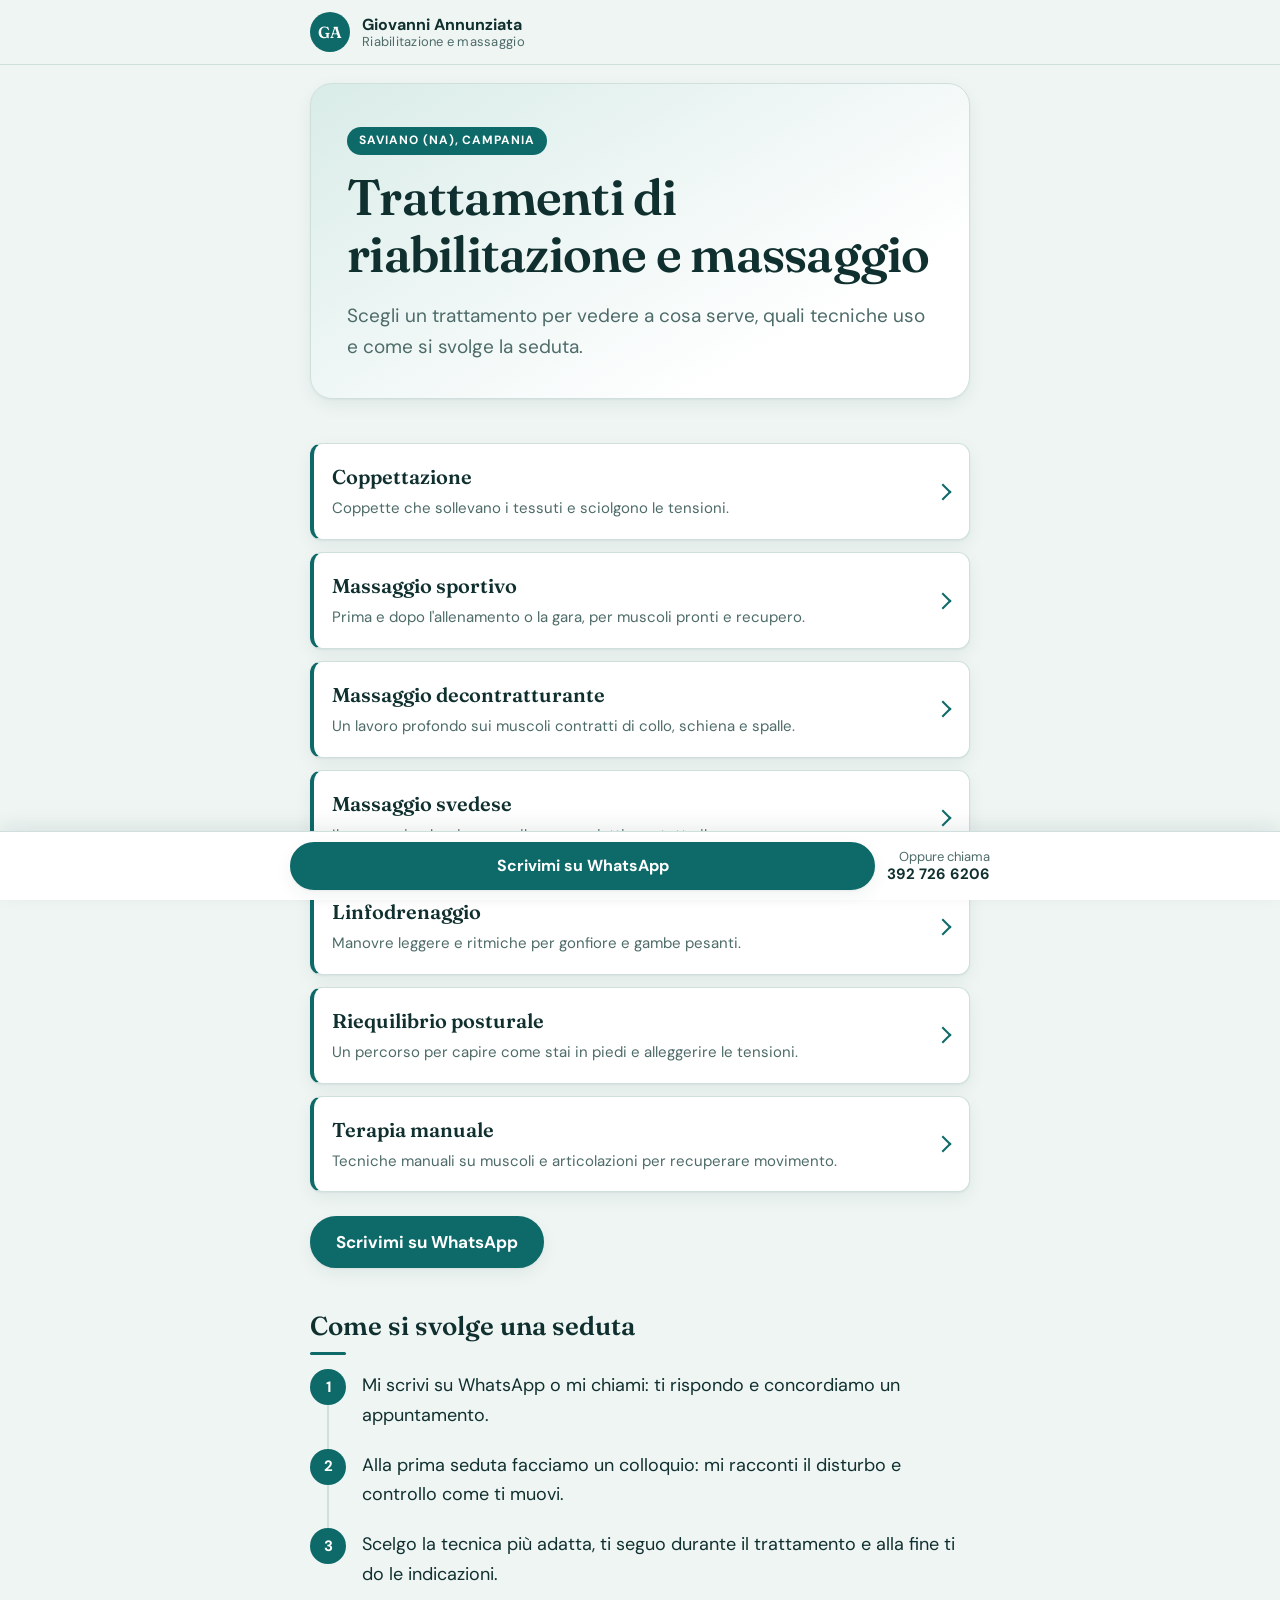
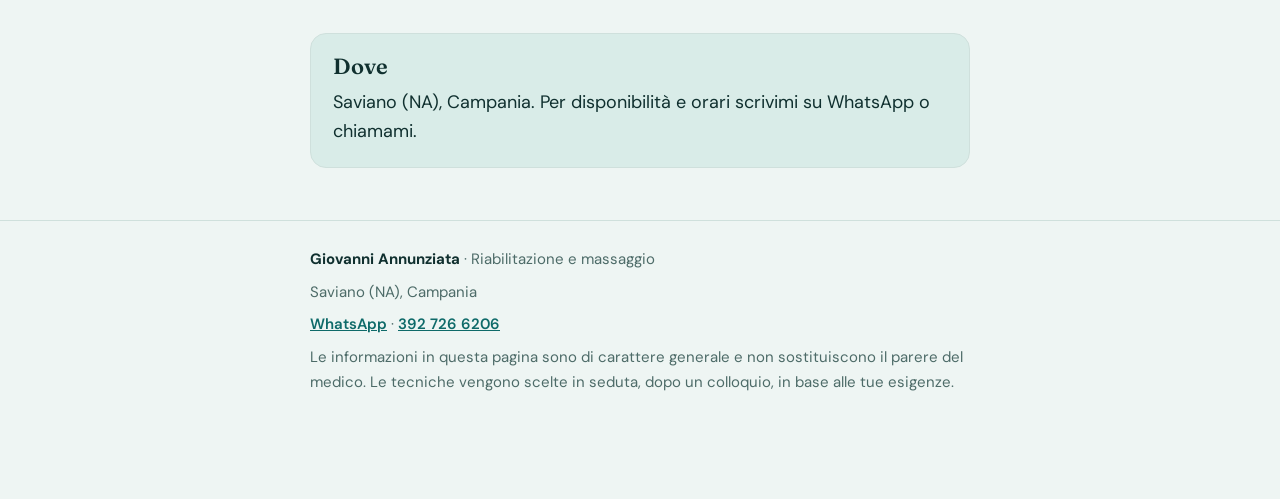
<file: index.html>
<!DOCTYPE html>
<html lang="it">
<head>
<meta charset="utf-8">
<meta name="viewport" content="width=device-width, initial-scale=1, viewport-fit=cover">
<title>Giovanni Annunziata · Riabilitazione e massaggio</title>
<meta name="description" content="Riabilitazione e massaggio a Saviano (NA), Campania: schede dei trattamenti con tecniche e svolgimento della seduta.">
<meta name="theme-color" content="#0e6a69">
<meta property="og:type" content="website">
<meta property="og:locale" content="it_IT">
<meta property="og:title" content="Giovanni Annunziata · Riabilitazione e massaggio">
<meta property="og:description" content="Riabilitazione e massaggio a Saviano (NA), Campania: schede dei trattamenti con tecniche e svolgimento della seduta.">
<link rel="icon" href="data:image/svg+xml,%3Csvg xmlns='http://www.w3.org/2000/svg' viewBox='0 0 64 64'%3E%3Crect width='64' height='64' rx='32' fill='%230e6a69'/%3E%3Ctext x='32' y='42' font-family='Georgia,serif' font-size='28' font-weight='600' text-anchor='middle' fill='white'%3EGA%3C/text%3E%3C/svg%3E">
<link rel="preconnect" href="https://fonts.googleapis.com"><link rel="preconnect" href="https://fonts.gstatic.com" crossorigin><link href="https://fonts.googleapis.com/css2?family=DM+Sans:wght@400;600;700&amp;family=Fraunces:opsz,wght@9..144,500;9..144,600&amp;display=swap" rel="stylesheet">
<script type="application/ld+json">{"@context":"https://schema.org","@type":"LocalBusiness","name":"Giovanni Annunziata","description":"Riabilitazione e massaggio","telephone":"+393927266206","url":"https://annunziatagio.github.io/","address":{"@type":"PostalAddress","addressLocality":"Saviano","addressRegion":"NA","addressCountry":"IT"}}</script>
<link rel="stylesheet" href="style.css">
</head>
<body>
<header class="top"><div class="wrap">
  <a class="brand" href="index.html" aria-label="Torna all'elenco dei trattamenti">
    <span class="mark" aria-hidden="true">GA</span>
    <span class="brand-text"><span class="brand-name">Giovanni Annunziata</span><span class="brand-sub">Riabilitazione e massaggio</span></span>
  </a>
</div></header>
<main class="wrap">
<div class="hero">
  <p class="eyebrow">Saviano (NA), Campania</p>
  <h1>Trattamenti di riabilitazione e massaggio</h1>
  <p class="lead">Scegli un trattamento per vedere a cosa serve, quali tecniche uso e come si svolge la seduta.</p>
</div>
<section><nav class="menu" aria-label="Trattamenti"><a href="coppettazione.html"><strong>Coppettazione</strong><span>Coppette che sollevano i tessuti e sciolgono le tensioni.</span></a><a href="massaggio-sportivo.html"><strong>Massaggio sportivo</strong><span>Prima e dopo l&#x27;allenamento o la gara, per muscoli pronti e recupero.</span></a><a href="massaggio-decontratturante.html"><strong>Massaggio decontratturante</strong><span>Un lavoro profondo sui muscoli contratti di collo, schiena e spalle.</span></a><a href="massaggio-svedese.html"><strong>Massaggio svedese</strong><span>Il massaggio classico, per rilassare e riattivare tutto il corpo.</span></a><a href="linfodrenaggio.html"><strong>Linfodrenaggio</strong><span>Manovre leggere e ritmiche per gonfiore e gambe pesanti.</span></a><a href="riequilibrio-posturale.html"><strong>Riequilibrio posturale</strong><span>Un percorso per capire come stai in piedi e alleggerire le tensioni.</span></a><a href="terapia-manuale.html"><strong>Terapia manuale</strong><span>Tecniche manuali su muscoli e articolazioni per recuperare movimento.</span></a></nav><div class="cta"><a class="btn" href="https://wa.me/393927266206?text=Buongiorno%2C%20vorrei%20informazioni%20sui%20trattamenti.">Scrivimi su WhatsApp</a></div></section>
<section><h2>Come si svolge una seduta</h2><ol class="steps"><li>Mi scrivi su WhatsApp o mi chiami: ti rispondo e concordiamo un appuntamento.</li><li>Alla prima seduta facciamo un colloquio: mi racconti il disturbo e controllo come ti muovi.</li><li>Scelgo la tecnica più adatta, ti seguo durante il trattamento e alla fine ti do le indicazioni.</li></ol></section>
<section><div class="panel"><h2>Dove</h2><p>Saviano (NA), Campania. Per disponibilità e orari scrivimi su WhatsApp o chiamami.</p></div></section>
</main>
<footer><div class="wrap">
  <p><strong>Giovanni Annunziata</strong> · Riabilitazione e massaggio</p>
  <p>Saviano (NA), Campania</p>
  <p class="foot-contact"><a href="https://wa.me/393927266206?text=Buongiorno%2C%20vorrei%20informazioni.">WhatsApp</a> · <a href="tel:+393927266206">392 726 6206</a></p>
  <p>Le informazioni in questa pagina sono di carattere generale e non sostituiscono il parere del medico. Le tecniche vengono scelte in seduta, dopo un colloquio, in base alle tue esigenze.</p>
</div></footer>
<div class="dock"><div class="inner">
  <a class="btn" href="https://wa.me/393927266206?text=Buongiorno%2C%20vorrei%20informazioni%20sui%20trattamenti.">Scrivimi su WhatsApp</a>
  <a class="tel" href="tel:+393927266206">Oppure chiama<b>392 726 6206</b></a>
</div></div>
</body>
</html>
</file>
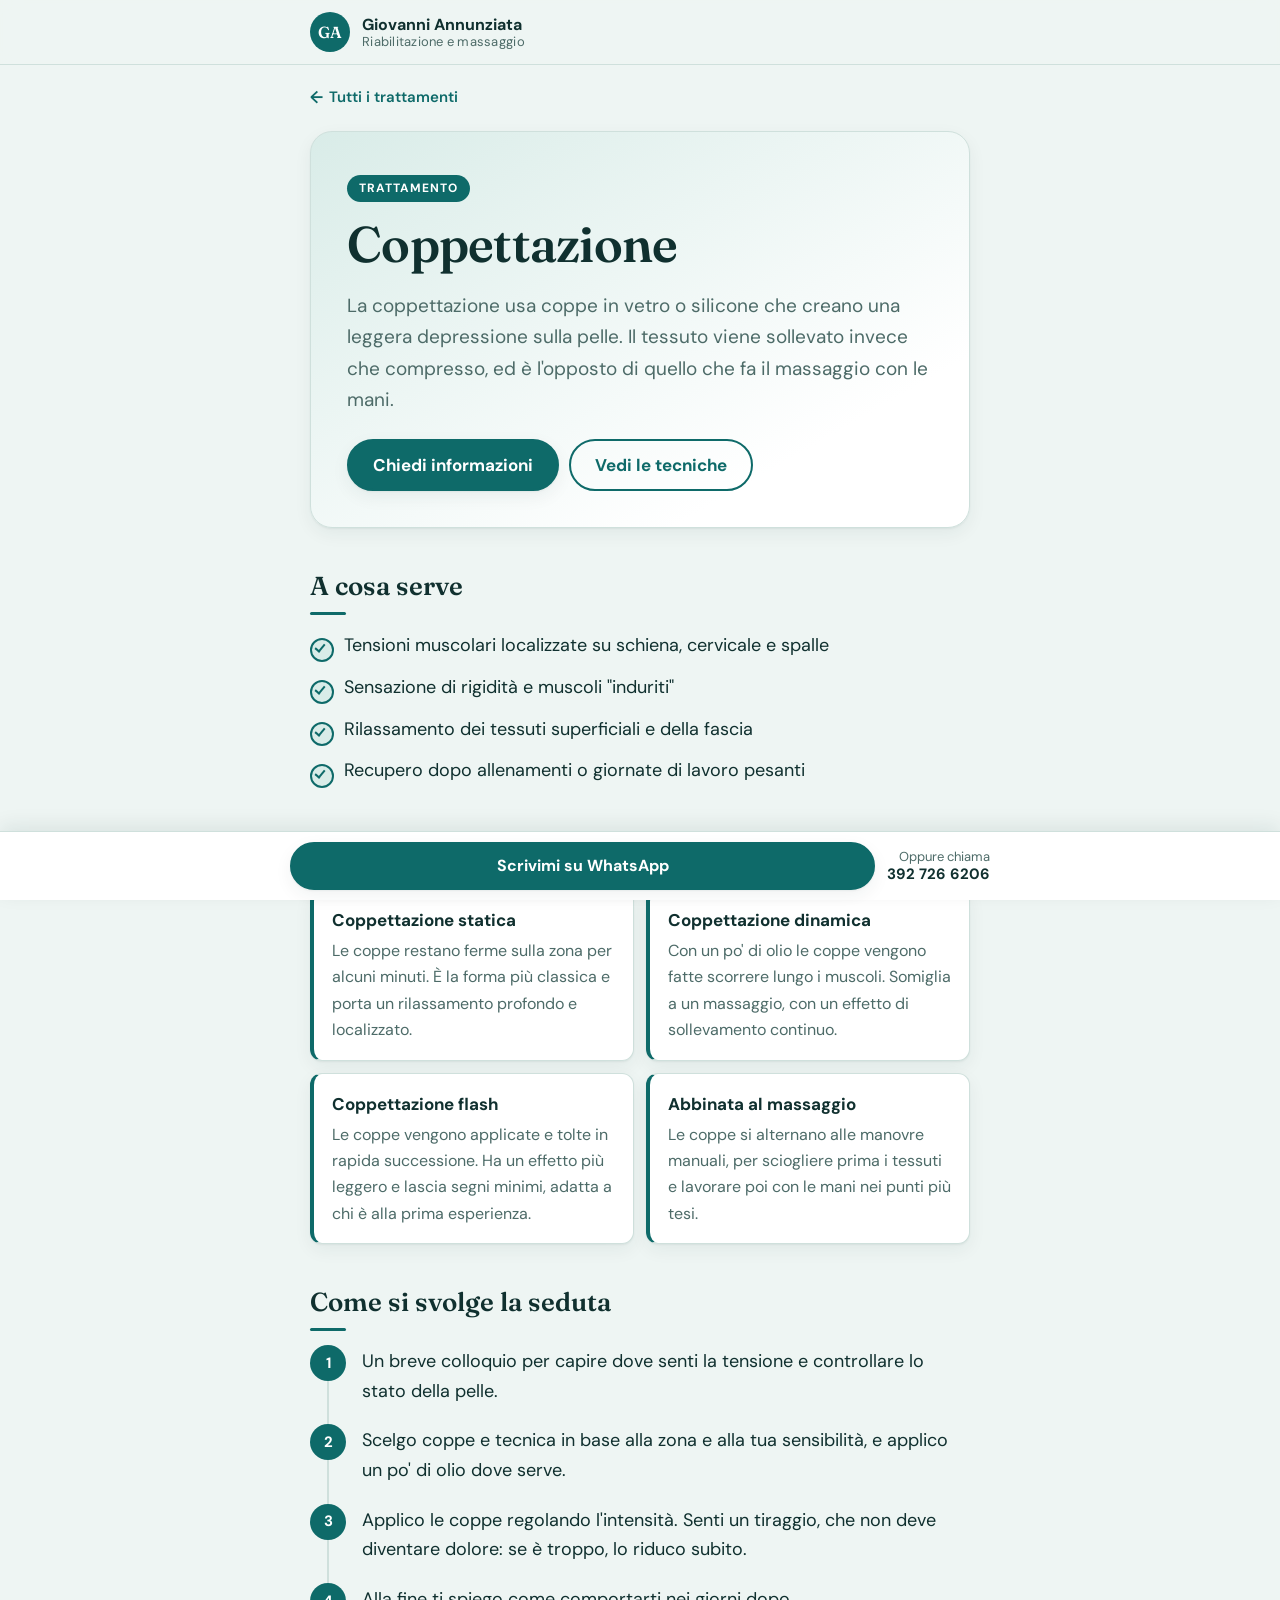
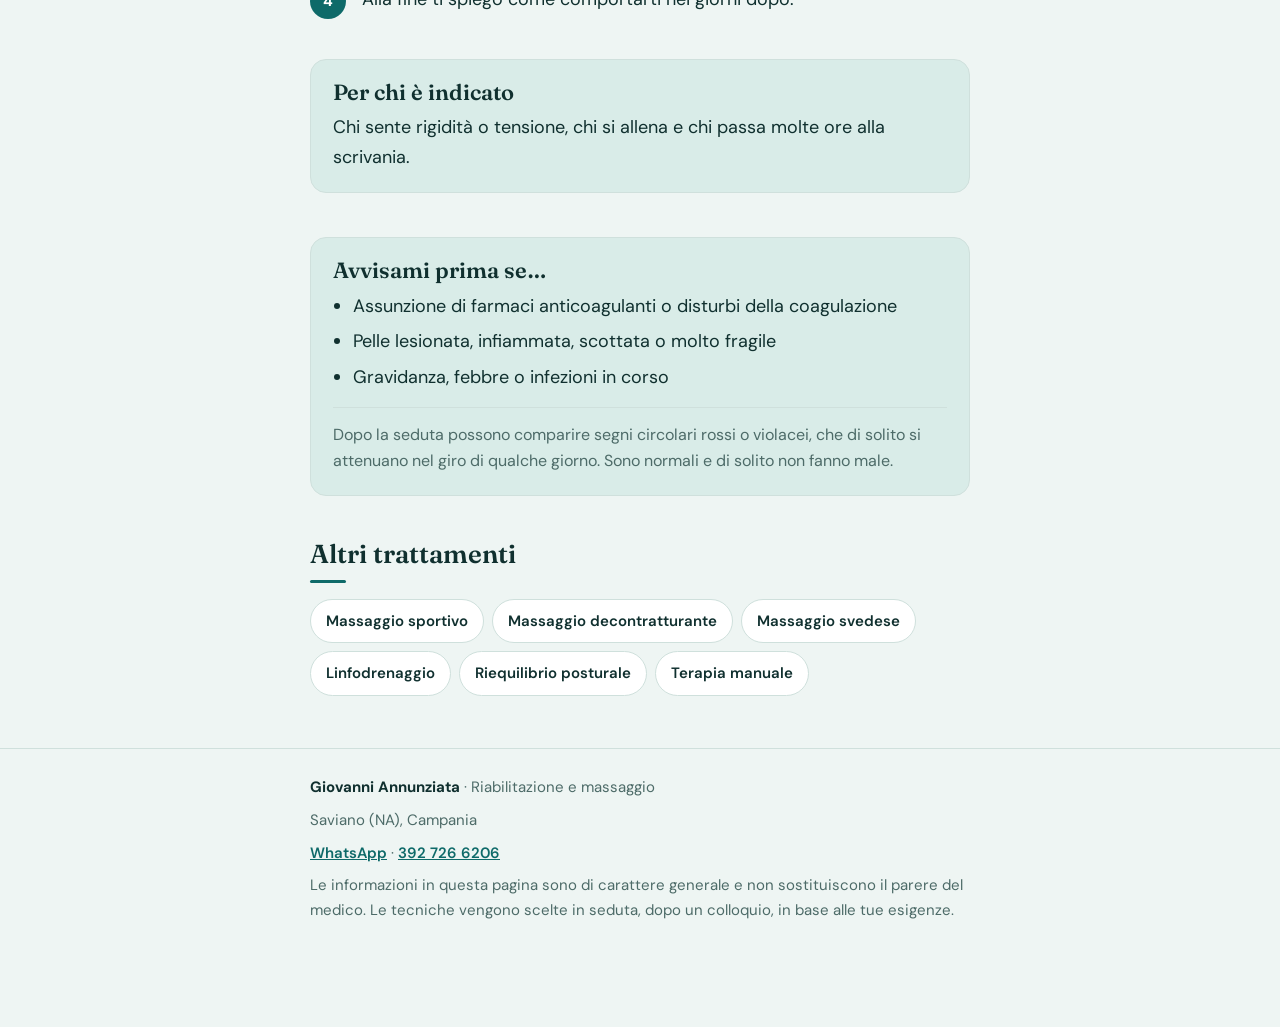
<file: coppettazione.html>
<!DOCTYPE html>
<html lang="it">
<head>
<meta charset="utf-8">
<meta name="viewport" content="width=device-width, initial-scale=1, viewport-fit=cover">
<title>Coppettazione · Giovanni Annunziata</title>
<meta name="description" content="Coppette che sollevano i tessuti e sciolgono le tensioni.">
<meta name="theme-color" content="#0e6a69">
<meta property="og:type" content="website">
<meta property="og:locale" content="it_IT">
<meta property="og:title" content="Coppettazione · Giovanni Annunziata">
<meta property="og:description" content="Coppette che sollevano i tessuti e sciolgono le tensioni.">
<link rel="icon" href="data:image/svg+xml,%3Csvg xmlns='http://www.w3.org/2000/svg' viewBox='0 0 64 64'%3E%3Crect width='64' height='64' rx='32' fill='%230e6a69'/%3E%3Ctext x='32' y='42' font-family='Georgia,serif' font-size='28' font-weight='600' text-anchor='middle' fill='white'%3EGA%3C/text%3E%3C/svg%3E">
<link rel="preconnect" href="https://fonts.googleapis.com"><link rel="preconnect" href="https://fonts.gstatic.com" crossorigin><link href="https://fonts.googleapis.com/css2?family=DM+Sans:wght@400;600;700&amp;family=Fraunces:opsz,wght@9..144,500;9..144,600&amp;display=swap" rel="stylesheet">
<link rel="stylesheet" href="style.css">
</head>
<body>
<header class="top"><div class="wrap">
  <a class="brand" href="index.html" aria-label="Torna all'elenco dei trattamenti">
    <span class="mark" aria-hidden="true">GA</span>
    <span class="brand-text"><span class="brand-name">Giovanni Annunziata</span><span class="brand-sub">Riabilitazione e massaggio</span></span>
  </a>
</div></header>
<main class="wrap">
<a class="back" href="index.html">Tutti i trattamenti</a>
<div class="hero">
  <p class="eyebrow">Trattamento</p>
  <h1>Coppettazione</h1>
  <p class="lead">La coppettazione usa coppe in vetro o silicone che creano una leggera depressione sulla pelle. Il tessuto viene sollevato invece che compresso, ed è l&#x27;opposto di quello che fa il massaggio con le mani.</p>
  <div class="cta">
    <a class="btn" href="https://wa.me/393927266206?text=Buongiorno%2C%20vorrei%20informazioni%20sul%20trattamento%3A%20Coppettazione.">Chiedi informazioni</a>
    <a class="btn ghost" href="#tecniche">Vedi le tecniche</a>
  </div>
</div>
<section><h2>A cosa serve</h2><ul class="ticks"><li>Tensioni muscolari localizzate su schiena, cervicale e spalle</li><li>Sensazione di rigidità e muscoli &quot;induriti&quot;</li><li>Rilassamento dei tessuti superficiali e della fascia</li><li>Recupero dopo allenamenti o giornate di lavoro pesanti</li></ul></section>
<section id="tecniche"><h2>Le tecniche</h2><div class="cards"><div class="card"><h3>Coppettazione statica</h3><p>Le coppe restano ferme sulla zona per alcuni minuti. È la forma più classica e porta un rilassamento profondo e localizzato.</p></div><div class="card"><h3>Coppettazione dinamica</h3><p>Con un po&#x27; di olio le coppe vengono fatte scorrere lungo i muscoli. Somiglia a un massaggio, con un effetto di sollevamento continuo.</p></div><div class="card"><h3>Coppettazione flash</h3><p>Le coppe vengono applicate e tolte in rapida successione. Ha un effetto più leggero e lascia segni minimi, adatta a chi è alla prima esperienza.</p></div><div class="card"><h3>Abbinata al massaggio</h3><p>Le coppe si alternano alle manovre manuali, per sciogliere prima i tessuti e lavorare poi con le mani nei punti più tesi.</p></div></div></section>
<section><h2>Come si svolge la seduta</h2><ol class="steps"><li>Un breve colloquio per capire dove senti la tensione e controllare lo stato della pelle.</li><li>Scelgo coppe e tecnica in base alla zona e alla tua sensibilità, e applico un po&#x27; di olio dove serve.</li><li>Applico le coppe regolando l&#x27;intensità. Senti un tiraggio, che non deve diventare dolore: se è troppo, lo riduco subito.</li><li>Alla fine ti spiego come comportarti nei giorni dopo.</li></ol></section>
<section><div class="panel"><h2>Per chi è indicato</h2><p>Chi sente rigidità o tensione, chi si allena e chi passa molte ore alla scrivania.</p></div></section>
<section><div class="panel"><h2>Avvisami prima se…</h2><ul><li>Assunzione di farmaci anticoagulanti o disturbi della coagulazione</li><li>Pelle lesionata, infiammata, scottata o molto fragile</li><li>Gravidanza, febbre o infezioni in corso</li></ul><p class="note">Dopo la seduta possono comparire segni circolari rossi o violacei, che di solito si attenuano nel giro di qualche giorno. Sono normali e di solito non fanno male.</p></div></section>
<section><h2>Altri trattamenti</h2><nav class="chips" aria-label="Altri trattamenti"><a href="massaggio-sportivo.html">Massaggio sportivo</a><a href="massaggio-decontratturante.html">Massaggio decontratturante</a><a href="massaggio-svedese.html">Massaggio svedese</a><a href="linfodrenaggio.html">Linfodrenaggio</a><a href="riequilibrio-posturale.html">Riequilibrio posturale</a><a href="terapia-manuale.html">Terapia manuale</a></nav></section>
</main>
<footer><div class="wrap">
  <p><strong>Giovanni Annunziata</strong> · Riabilitazione e massaggio</p>
  <p>Saviano (NA), Campania</p>
  <p class="foot-contact"><a href="https://wa.me/393927266206?text=Buongiorno%2C%20vorrei%20informazioni.">WhatsApp</a> · <a href="tel:+393927266206">392 726 6206</a></p>
  <p>Le informazioni in questa pagina sono di carattere generale e non sostituiscono il parere del medico. Le tecniche vengono scelte in seduta, dopo un colloquio, in base alle tue esigenze.</p>
</div></footer>
<div class="dock"><div class="inner">
  <a class="btn" href="https://wa.me/393927266206?text=Buongiorno%2C%20vorrei%20informazioni%20sul%20trattamento%3A%20Coppettazione.">Scrivimi su WhatsApp</a>
  <a class="tel" href="tel:+393927266206">Oppure chiama<b>392 726 6206</b></a>
</div></div>
</body>
</html>
</file>
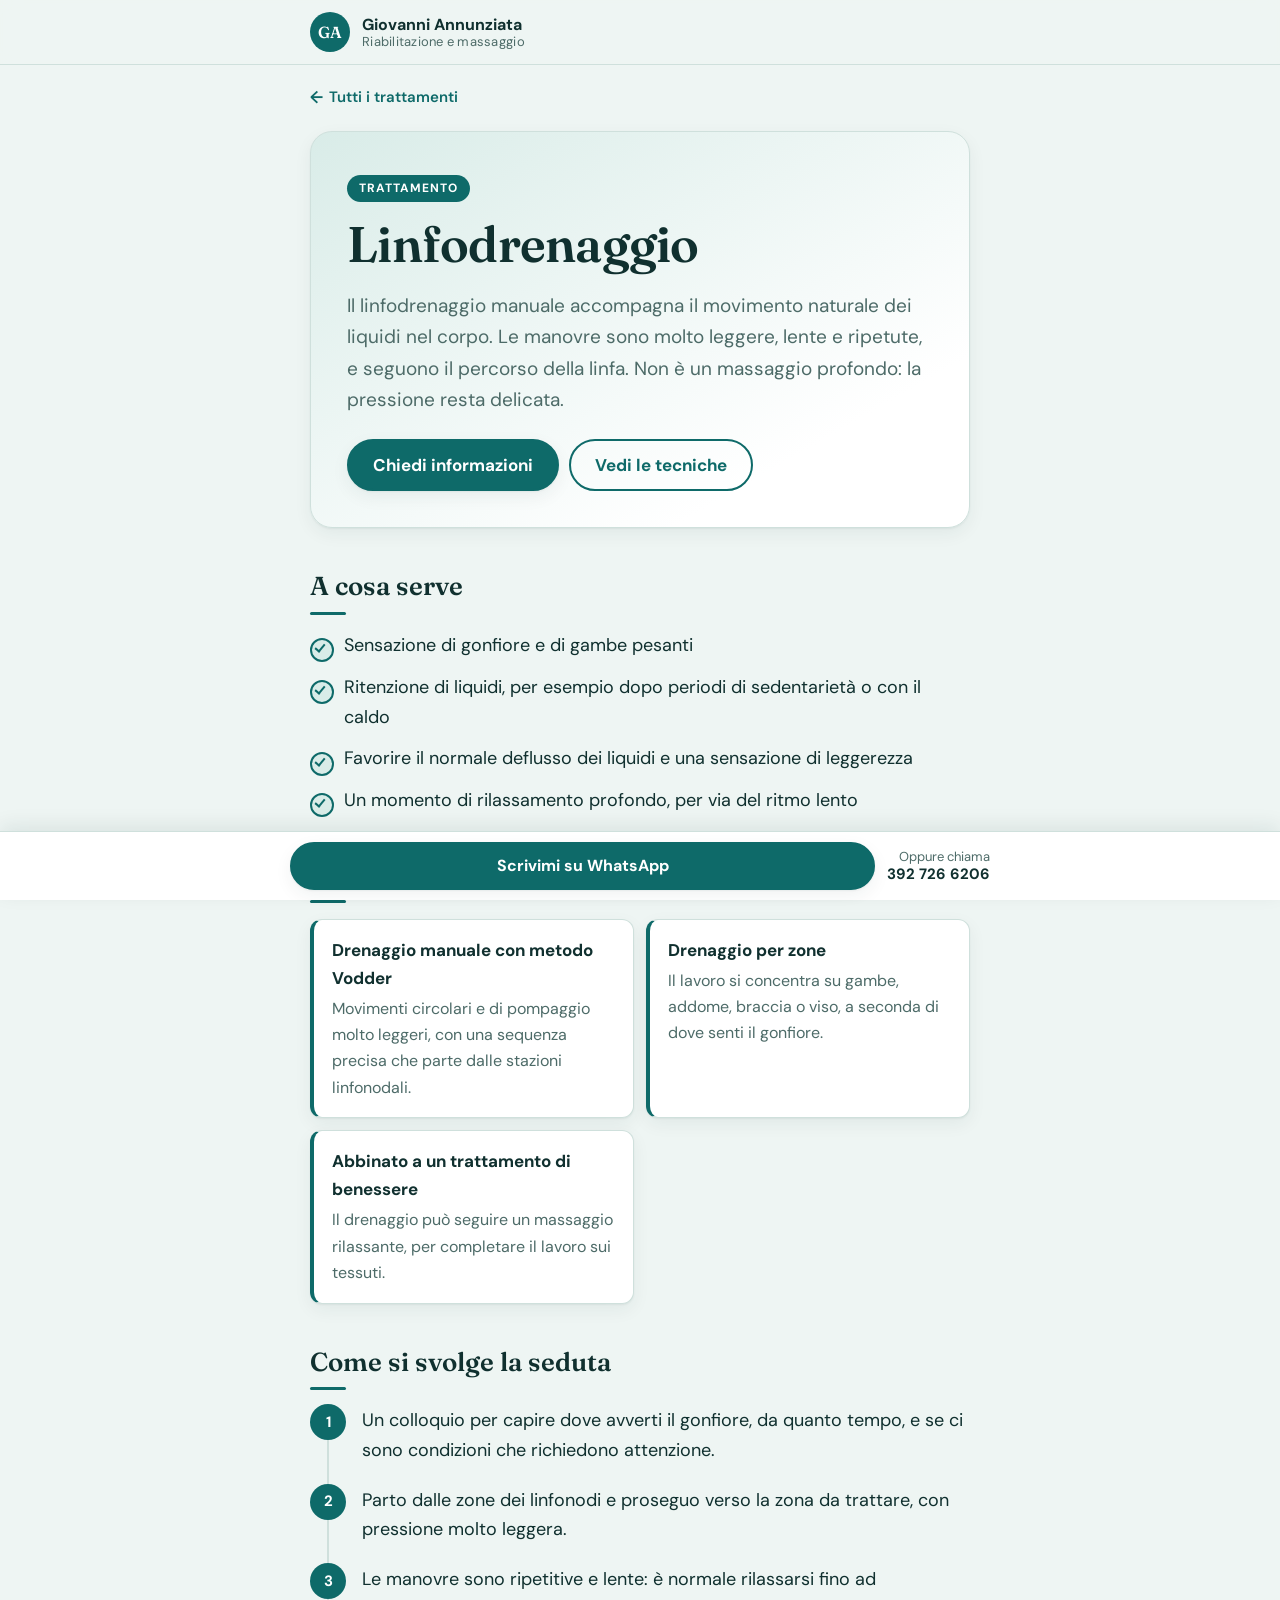
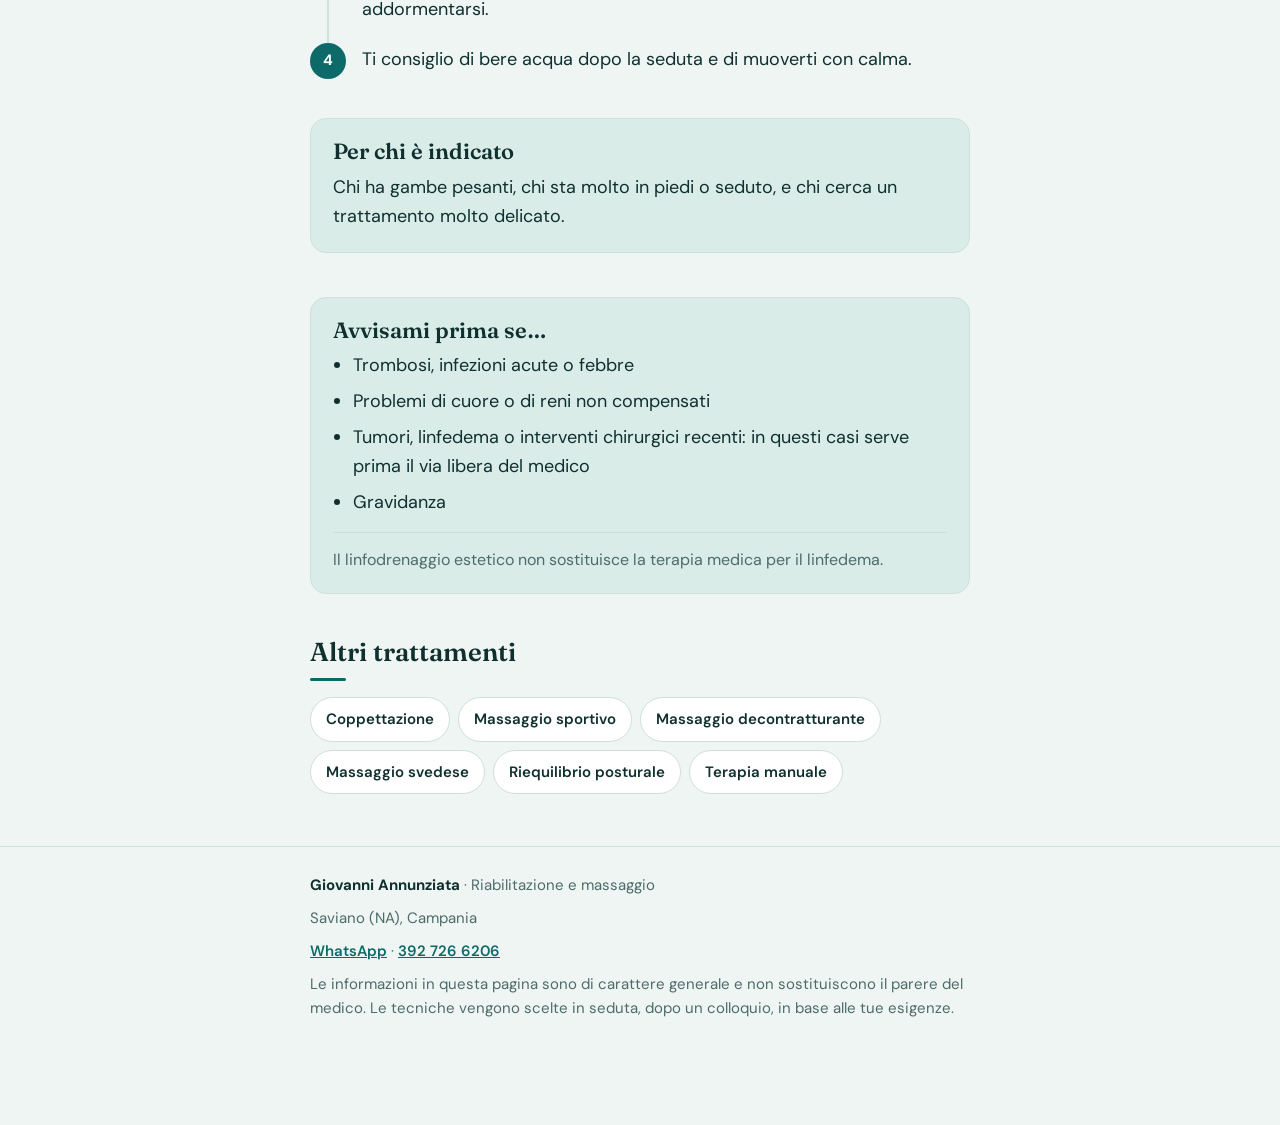
<file: linfodrenaggio.html>
<!DOCTYPE html>
<html lang="it">
<head>
<meta charset="utf-8">
<meta name="viewport" content="width=device-width, initial-scale=1, viewport-fit=cover">
<title>Linfodrenaggio · Giovanni Annunziata</title>
<meta name="description" content="Manovre leggere e ritmiche per gonfiore e gambe pesanti.">
<meta name="theme-color" content="#0e6a69">
<meta property="og:type" content="website">
<meta property="og:locale" content="it_IT">
<meta property="og:title" content="Linfodrenaggio · Giovanni Annunziata">
<meta property="og:description" content="Manovre leggere e ritmiche per gonfiore e gambe pesanti.">
<link rel="icon" href="data:image/svg+xml,%3Csvg xmlns='http://www.w3.org/2000/svg' viewBox='0 0 64 64'%3E%3Crect width='64' height='64' rx='32' fill='%230e6a69'/%3E%3Ctext x='32' y='42' font-family='Georgia,serif' font-size='28' font-weight='600' text-anchor='middle' fill='white'%3EGA%3C/text%3E%3C/svg%3E">
<link rel="preconnect" href="https://fonts.googleapis.com"><link rel="preconnect" href="https://fonts.gstatic.com" crossorigin><link href="https://fonts.googleapis.com/css2?family=DM+Sans:wght@400;600;700&amp;family=Fraunces:opsz,wght@9..144,500;9..144,600&amp;display=swap" rel="stylesheet">
<link rel="stylesheet" href="style.css">
</head>
<body>
<header class="top"><div class="wrap">
  <a class="brand" href="index.html" aria-label="Torna all'elenco dei trattamenti">
    <span class="mark" aria-hidden="true">GA</span>
    <span class="brand-text"><span class="brand-name">Giovanni Annunziata</span><span class="brand-sub">Riabilitazione e massaggio</span></span>
  </a>
</div></header>
<main class="wrap">
<a class="back" href="index.html">Tutti i trattamenti</a>
<div class="hero">
  <p class="eyebrow">Trattamento</p>
  <h1>Linfodrenaggio</h1>
  <p class="lead">Il linfodrenaggio manuale accompagna il movimento naturale dei liquidi nel corpo. Le manovre sono molto leggere, lente e ripetute, e seguono il percorso della linfa. Non è un massaggio profondo: la pressione resta delicata.</p>
  <div class="cta">
    <a class="btn" href="https://wa.me/393927266206?text=Buongiorno%2C%20vorrei%20informazioni%20sul%20trattamento%3A%20Linfodrenaggio.">Chiedi informazioni</a>
    <a class="btn ghost" href="#tecniche">Vedi le tecniche</a>
  </div>
</div>
<section><h2>A cosa serve</h2><ul class="ticks"><li>Sensazione di gonfiore e di gambe pesanti</li><li>Ritenzione di liquidi, per esempio dopo periodi di sedentarietà o con il caldo</li><li>Favorire il normale deflusso dei liquidi e una sensazione di leggerezza</li><li>Un momento di rilassamento profondo, per via del ritmo lento</li></ul></section>
<section id="tecniche"><h2>Le tecniche</h2><div class="cards"><div class="card"><h3>Drenaggio manuale con metodo Vodder</h3><p>Movimenti circolari e di pompaggio molto leggeri, con una sequenza precisa che parte dalle stazioni linfonodali.</p></div><div class="card"><h3>Drenaggio per zone</h3><p>Il lavoro si concentra su gambe, addome, braccia o viso, a seconda di dove senti il gonfiore.</p></div><div class="card"><h3>Abbinato a un trattamento di benessere</h3><p>Il drenaggio può seguire un massaggio rilassante, per completare il lavoro sui tessuti.</p></div></div></section>
<section><h2>Come si svolge la seduta</h2><ol class="steps"><li>Un colloquio per capire dove avverti il gonfiore, da quanto tempo, e se ci sono condizioni che richiedono attenzione.</li><li>Parto dalle zone dei linfonodi e proseguo verso la zona da trattare, con pressione molto leggera.</li><li>Le manovre sono ripetitive e lente: è normale rilassarsi fino ad addormentarsi.</li><li>Ti consiglio di bere acqua dopo la seduta e di muoverti con calma.</li></ol></section>
<section><div class="panel"><h2>Per chi è indicato</h2><p>Chi ha gambe pesanti, chi sta molto in piedi o seduto, e chi cerca un trattamento molto delicato.</p></div></section>
<section><div class="panel"><h2>Avvisami prima se…</h2><ul><li>Trombosi, infezioni acute o febbre</li><li>Problemi di cuore o di reni non compensati</li><li>Tumori, linfedema o interventi chirurgici recenti: in questi casi serve prima il via libera del medico</li><li>Gravidanza</li></ul><p class="note">Il linfodrenaggio estetico non sostituisce la terapia medica per il linfedema.</p></div></section>
<section><h2>Altri trattamenti</h2><nav class="chips" aria-label="Altri trattamenti"><a href="coppettazione.html">Coppettazione</a><a href="massaggio-sportivo.html">Massaggio sportivo</a><a href="massaggio-decontratturante.html">Massaggio decontratturante</a><a href="massaggio-svedese.html">Massaggio svedese</a><a href="riequilibrio-posturale.html">Riequilibrio posturale</a><a href="terapia-manuale.html">Terapia manuale</a></nav></section>
</main>
<footer><div class="wrap">
  <p><strong>Giovanni Annunziata</strong> · Riabilitazione e massaggio</p>
  <p>Saviano (NA), Campania</p>
  <p class="foot-contact"><a href="https://wa.me/393927266206?text=Buongiorno%2C%20vorrei%20informazioni.">WhatsApp</a> · <a href="tel:+393927266206">392 726 6206</a></p>
  <p>Le informazioni in questa pagina sono di carattere generale e non sostituiscono il parere del medico. Le tecniche vengono scelte in seduta, dopo un colloquio, in base alle tue esigenze.</p>
</div></footer>
<div class="dock"><div class="inner">
  <a class="btn" href="https://wa.me/393927266206?text=Buongiorno%2C%20vorrei%20informazioni%20sul%20trattamento%3A%20Linfodrenaggio.">Scrivimi su WhatsApp</a>
  <a class="tel" href="tel:+393927266206">Oppure chiama<b>392 726 6206</b></a>
</div></div>
</body>
</html>
</file>
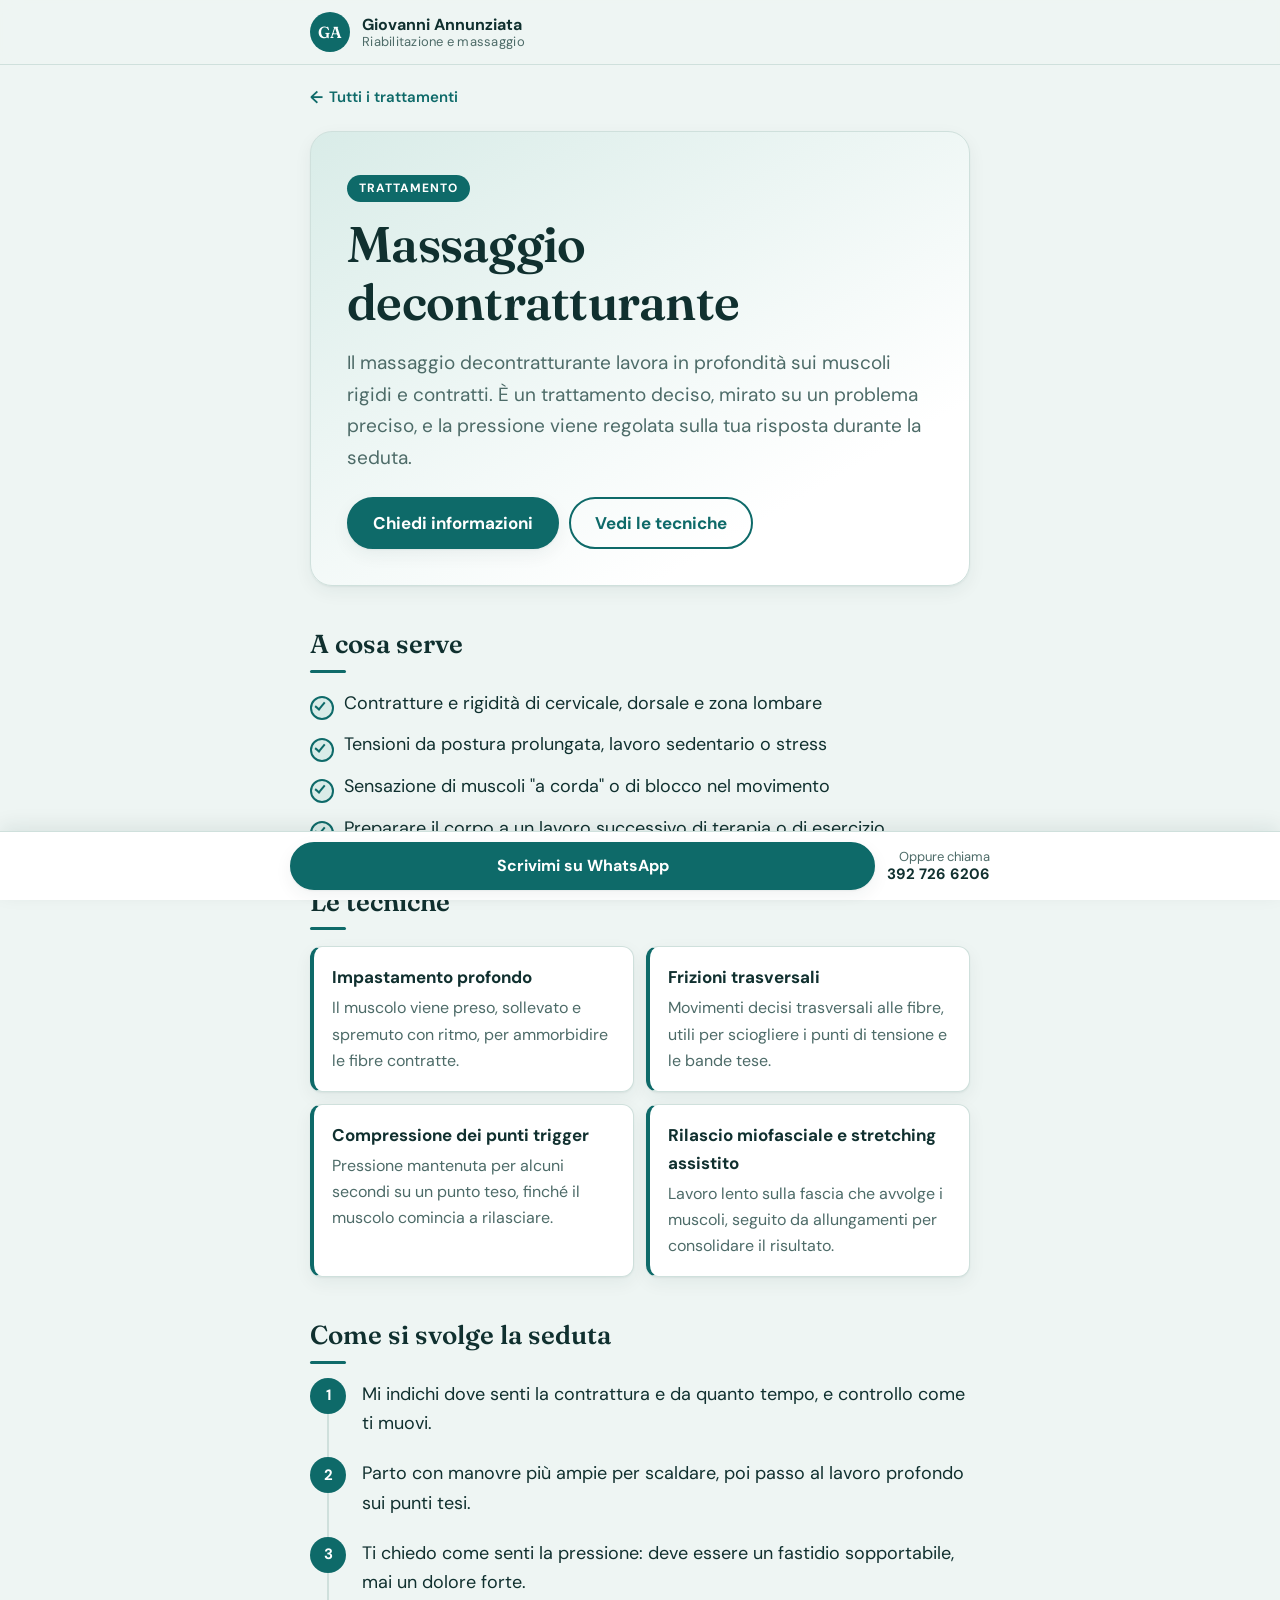
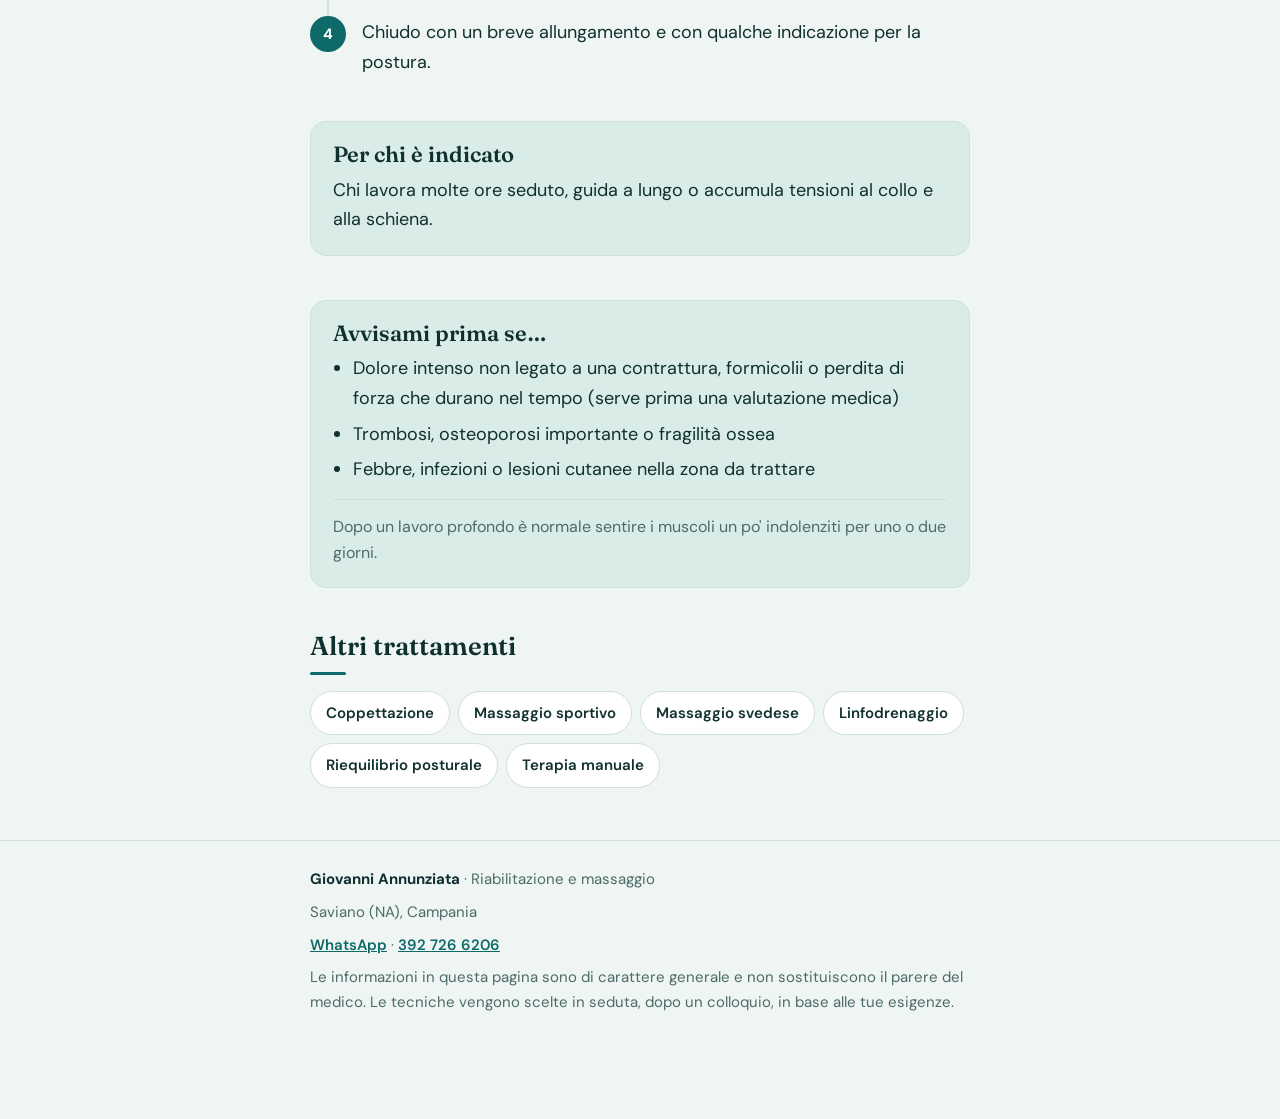
<file: massaggio-decontratturante.html>
<!DOCTYPE html>
<html lang="it">
<head>
<meta charset="utf-8">
<meta name="viewport" content="width=device-width, initial-scale=1, viewport-fit=cover">
<title>Massaggio decontratturante · Giovanni Annunziata</title>
<meta name="description" content="Un lavoro profondo sui muscoli contratti di collo, schiena e spalle.">
<meta name="theme-color" content="#0e6a69">
<meta property="og:type" content="website">
<meta property="og:locale" content="it_IT">
<meta property="og:title" content="Massaggio decontratturante · Giovanni Annunziata">
<meta property="og:description" content="Un lavoro profondo sui muscoli contratti di collo, schiena e spalle.">
<link rel="icon" href="data:image/svg+xml,%3Csvg xmlns='http://www.w3.org/2000/svg' viewBox='0 0 64 64'%3E%3Crect width='64' height='64' rx='32' fill='%230e6a69'/%3E%3Ctext x='32' y='42' font-family='Georgia,serif' font-size='28' font-weight='600' text-anchor='middle' fill='white'%3EGA%3C/text%3E%3C/svg%3E">
<link rel="preconnect" href="https://fonts.googleapis.com"><link rel="preconnect" href="https://fonts.gstatic.com" crossorigin><link href="https://fonts.googleapis.com/css2?family=DM+Sans:wght@400;600;700&amp;family=Fraunces:opsz,wght@9..144,500;9..144,600&amp;display=swap" rel="stylesheet">
<link rel="stylesheet" href="style.css">
</head>
<body>
<header class="top"><div class="wrap">
  <a class="brand" href="index.html" aria-label="Torna all'elenco dei trattamenti">
    <span class="mark" aria-hidden="true">GA</span>
    <span class="brand-text"><span class="brand-name">Giovanni Annunziata</span><span class="brand-sub">Riabilitazione e massaggio</span></span>
  </a>
</div></header>
<main class="wrap">
<a class="back" href="index.html">Tutti i trattamenti</a>
<div class="hero">
  <p class="eyebrow">Trattamento</p>
  <h1>Massaggio decontratturante</h1>
  <p class="lead">Il massaggio decontratturante lavora in profondità sui muscoli rigidi e contratti. È un trattamento deciso, mirato su un problema preciso, e la pressione viene regolata sulla tua risposta durante la seduta.</p>
  <div class="cta">
    <a class="btn" href="https://wa.me/393927266206?text=Buongiorno%2C%20vorrei%20informazioni%20sul%20trattamento%3A%20Massaggio%20decontratturante.">Chiedi informazioni</a>
    <a class="btn ghost" href="#tecniche">Vedi le tecniche</a>
  </div>
</div>
<section><h2>A cosa serve</h2><ul class="ticks"><li>Contratture e rigidità di cervicale, dorsale e zona lombare</li><li>Tensioni da postura prolungata, lavoro sedentario o stress</li><li>Sensazione di muscoli &quot;a corda&quot; o di blocco nel movimento</li><li>Preparare il corpo a un lavoro successivo di terapia o di esercizio</li></ul></section>
<section id="tecniche"><h2>Le tecniche</h2><div class="cards"><div class="card"><h3>Impastamento profondo</h3><p>Il muscolo viene preso, sollevato e spremuto con ritmo, per ammorbidire le fibre contratte.</p></div><div class="card"><h3>Frizioni trasversali</h3><p>Movimenti decisi trasversali alle fibre, utili per sciogliere i punti di tensione e le bande tese.</p></div><div class="card"><h3>Compressione dei punti trigger</h3><p>Pressione mantenuta per alcuni secondi su un punto teso, finché il muscolo comincia a rilasciare.</p></div><div class="card"><h3>Rilascio miofasciale e stretching assistito</h3><p>Lavoro lento sulla fascia che avvolge i muscoli, seguito da allungamenti per consolidare il risultato.</p></div></div></section>
<section><h2>Come si svolge la seduta</h2><ol class="steps"><li>Mi indichi dove senti la contrattura e da quanto tempo, e controllo come ti muovi.</li><li>Parto con manovre più ampie per scaldare, poi passo al lavoro profondo sui punti tesi.</li><li>Ti chiedo come senti la pressione: deve essere un fastidio sopportabile, mai un dolore forte.</li><li>Chiudo con un breve allungamento e con qualche indicazione per la postura.</li></ol></section>
<section><div class="panel"><h2>Per chi è indicato</h2><p>Chi lavora molte ore seduto, guida a lungo o accumula tensioni al collo e alla schiena.</p></div></section>
<section><div class="panel"><h2>Avvisami prima se…</h2><ul><li>Dolore intenso non legato a una contrattura, formicolii o perdita di forza che durano nel tempo (serve prima una valutazione medica)</li><li>Trombosi, osteoporosi importante o fragilità ossea</li><li>Febbre, infezioni o lesioni cutanee nella zona da trattare</li></ul><p class="note">Dopo un lavoro profondo è normale sentire i muscoli un po&#x27; indolenziti per uno o due giorni.</p></div></section>
<section><h2>Altri trattamenti</h2><nav class="chips" aria-label="Altri trattamenti"><a href="coppettazione.html">Coppettazione</a><a href="massaggio-sportivo.html">Massaggio sportivo</a><a href="massaggio-svedese.html">Massaggio svedese</a><a href="linfodrenaggio.html">Linfodrenaggio</a><a href="riequilibrio-posturale.html">Riequilibrio posturale</a><a href="terapia-manuale.html">Terapia manuale</a></nav></section>
</main>
<footer><div class="wrap">
  <p><strong>Giovanni Annunziata</strong> · Riabilitazione e massaggio</p>
  <p>Saviano (NA), Campania</p>
  <p class="foot-contact"><a href="https://wa.me/393927266206?text=Buongiorno%2C%20vorrei%20informazioni.">WhatsApp</a> · <a href="tel:+393927266206">392 726 6206</a></p>
  <p>Le informazioni in questa pagina sono di carattere generale e non sostituiscono il parere del medico. Le tecniche vengono scelte in seduta, dopo un colloquio, in base alle tue esigenze.</p>
</div></footer>
<div class="dock"><div class="inner">
  <a class="btn" href="https://wa.me/393927266206?text=Buongiorno%2C%20vorrei%20informazioni%20sul%20trattamento%3A%20Massaggio%20decontratturante.">Scrivimi su WhatsApp</a>
  <a class="tel" href="tel:+393927266206">Oppure chiama<b>392 726 6206</b></a>
</div></div>
</body>
</html>
</file>
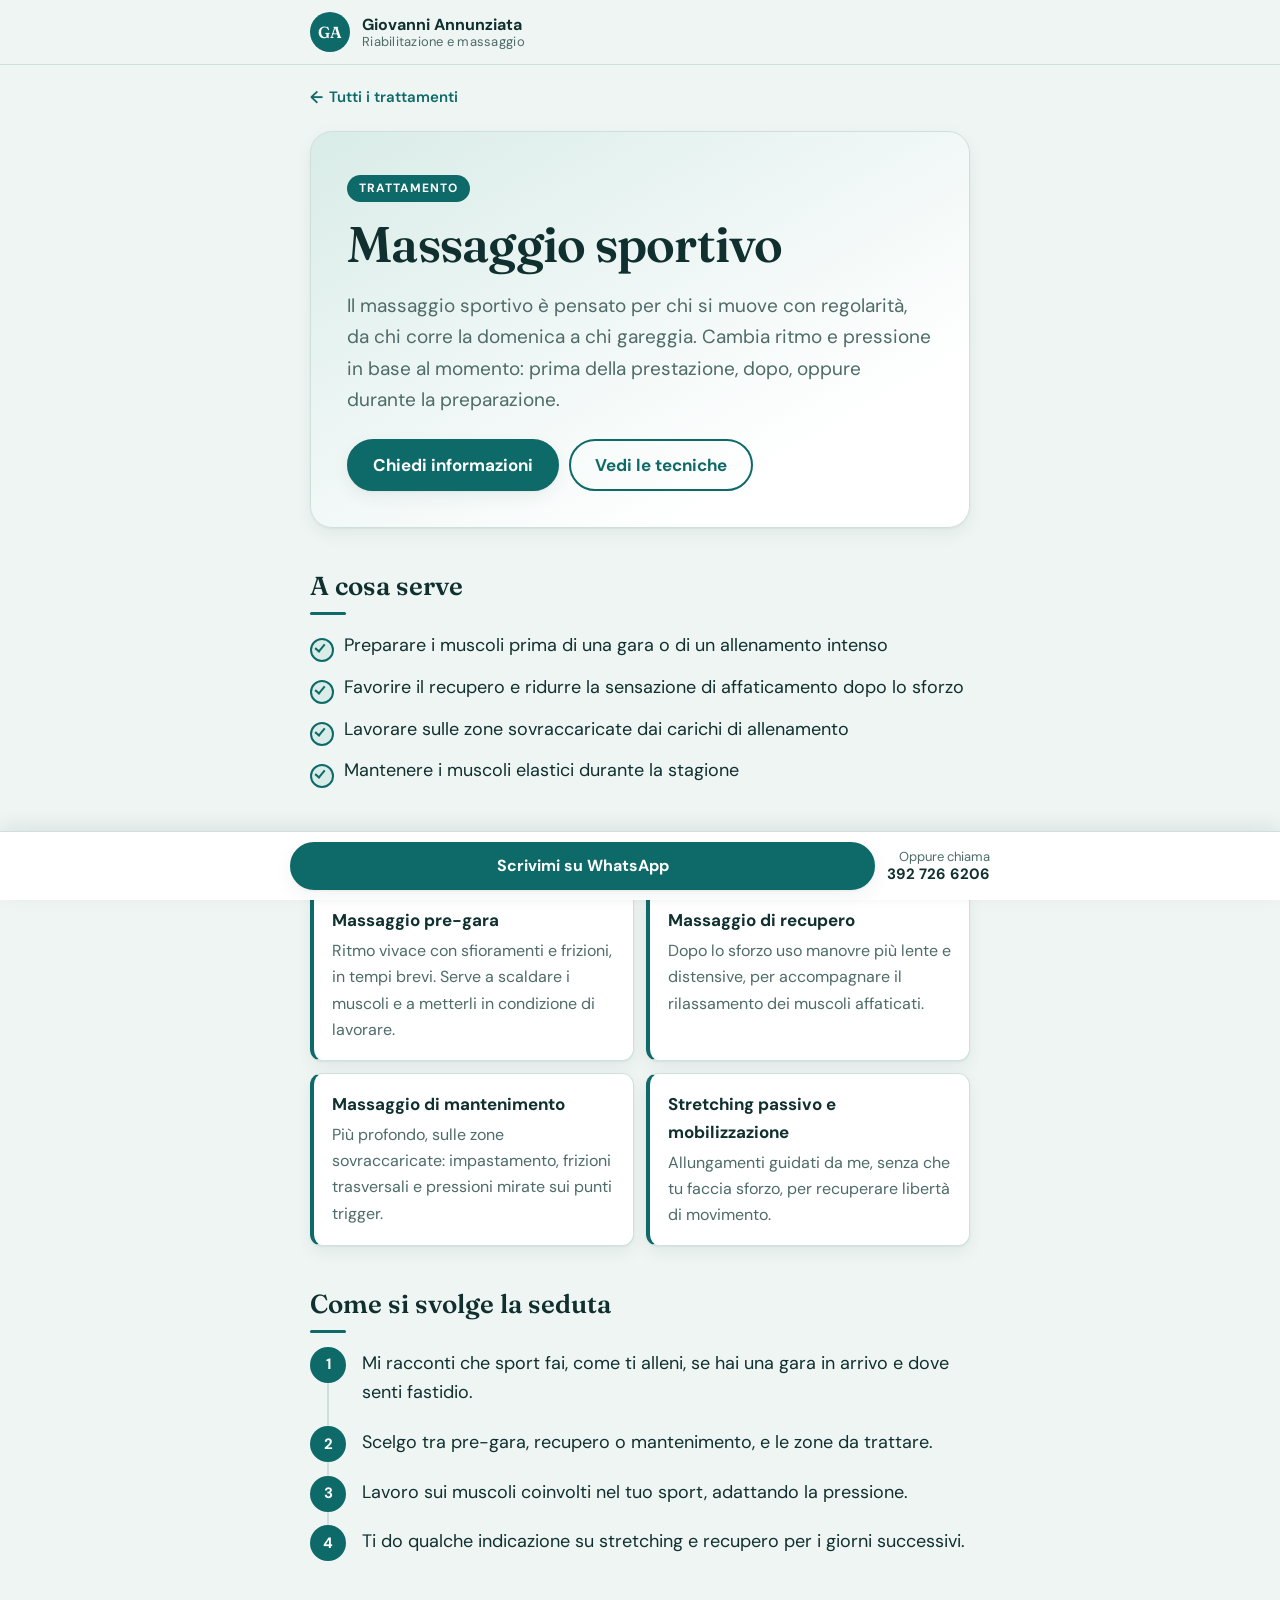
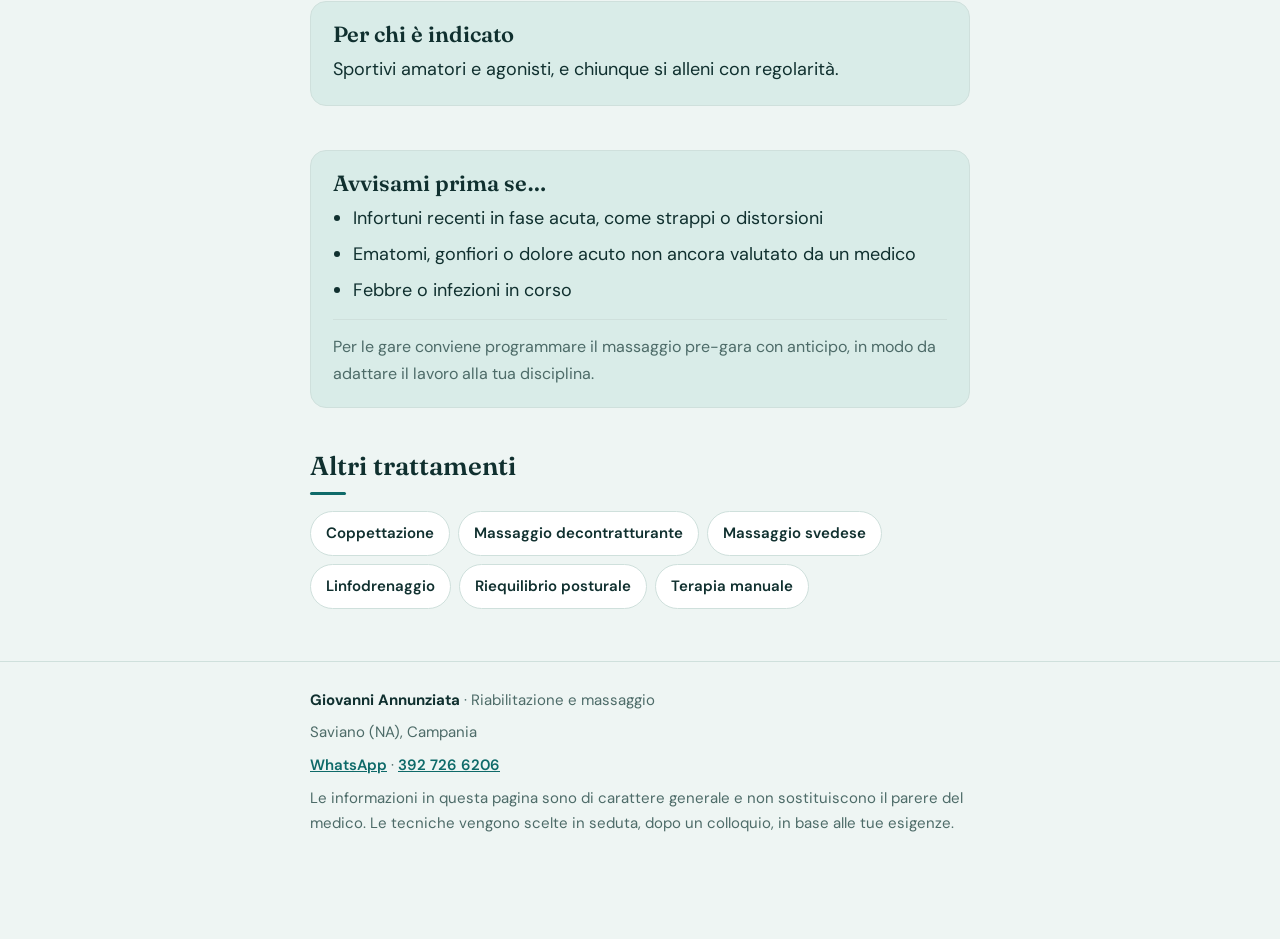
<file: massaggio-sportivo.html>
<!DOCTYPE html>
<html lang="it">
<head>
<meta charset="utf-8">
<meta name="viewport" content="width=device-width, initial-scale=1, viewport-fit=cover">
<title>Massaggio sportivo · Giovanni Annunziata</title>
<meta name="description" content="Prima e dopo l&#x27;allenamento o la gara, per muscoli pronti e recupero.">
<meta name="theme-color" content="#0e6a69">
<meta property="og:type" content="website">
<meta property="og:locale" content="it_IT">
<meta property="og:title" content="Massaggio sportivo · Giovanni Annunziata">
<meta property="og:description" content="Prima e dopo l&#x27;allenamento o la gara, per muscoli pronti e recupero.">
<link rel="icon" href="data:image/svg+xml,%3Csvg xmlns='http://www.w3.org/2000/svg' viewBox='0 0 64 64'%3E%3Crect width='64' height='64' rx='32' fill='%230e6a69'/%3E%3Ctext x='32' y='42' font-family='Georgia,serif' font-size='28' font-weight='600' text-anchor='middle' fill='white'%3EGA%3C/text%3E%3C/svg%3E">
<link rel="preconnect" href="https://fonts.googleapis.com"><link rel="preconnect" href="https://fonts.gstatic.com" crossorigin><link href="https://fonts.googleapis.com/css2?family=DM+Sans:wght@400;600;700&amp;family=Fraunces:opsz,wght@9..144,500;9..144,600&amp;display=swap" rel="stylesheet">
<link rel="stylesheet" href="style.css">
</head>
<body>
<header class="top"><div class="wrap">
  <a class="brand" href="index.html" aria-label="Torna all'elenco dei trattamenti">
    <span class="mark" aria-hidden="true">GA</span>
    <span class="brand-text"><span class="brand-name">Giovanni Annunziata</span><span class="brand-sub">Riabilitazione e massaggio</span></span>
  </a>
</div></header>
<main class="wrap">
<a class="back" href="index.html">Tutti i trattamenti</a>
<div class="hero">
  <p class="eyebrow">Trattamento</p>
  <h1>Massaggio sportivo</h1>
  <p class="lead">Il massaggio sportivo è pensato per chi si muove con regolarità, da chi corre la domenica a chi gareggia. Cambia ritmo e pressione in base al momento: prima della prestazione, dopo, oppure durante la preparazione.</p>
  <div class="cta">
    <a class="btn" href="https://wa.me/393927266206?text=Buongiorno%2C%20vorrei%20informazioni%20sul%20trattamento%3A%20Massaggio%20sportivo.">Chiedi informazioni</a>
    <a class="btn ghost" href="#tecniche">Vedi le tecniche</a>
  </div>
</div>
<section><h2>A cosa serve</h2><ul class="ticks"><li>Preparare i muscoli prima di una gara o di un allenamento intenso</li><li>Favorire il recupero e ridurre la sensazione di affaticamento dopo lo sforzo</li><li>Lavorare sulle zone sovraccaricate dai carichi di allenamento</li><li>Mantenere i muscoli elastici durante la stagione</li></ul></section>
<section id="tecniche"><h2>Le tecniche</h2><div class="cards"><div class="card"><h3>Massaggio pre-gara</h3><p>Ritmo vivace con sfioramenti e frizioni, in tempi brevi. Serve a scaldare i muscoli e a metterli in condizione di lavorare.</p></div><div class="card"><h3>Massaggio di recupero</h3><p>Dopo lo sforzo uso manovre più lente e distensive, per accompagnare il rilassamento dei muscoli affaticati.</p></div><div class="card"><h3>Massaggio di mantenimento</h3><p>Più profondo, sulle zone sovraccaricate: impastamento, frizioni trasversali e pressioni mirate sui punti trigger.</p></div><div class="card"><h3>Stretching passivo e mobilizzazione</h3><p>Allungamenti guidati da me, senza che tu faccia sforzo, per recuperare libertà di movimento.</p></div></div></section>
<section><h2>Come si svolge la seduta</h2><ol class="steps"><li>Mi racconti che sport fai, come ti alleni, se hai una gara in arrivo e dove senti fastidio.</li><li>Scelgo tra pre-gara, recupero o mantenimento, e le zone da trattare.</li><li>Lavoro sui muscoli coinvolti nel tuo sport, adattando la pressione.</li><li>Ti do qualche indicazione su stretching e recupero per i giorni successivi.</li></ol></section>
<section><div class="panel"><h2>Per chi è indicato</h2><p>Sportivi amatori e agonisti, e chiunque si alleni con regolarità.</p></div></section>
<section><div class="panel"><h2>Avvisami prima se…</h2><ul><li>Infortuni recenti in fase acuta, come strappi o distorsioni</li><li>Ematomi, gonfiori o dolore acuto non ancora valutato da un medico</li><li>Febbre o infezioni in corso</li></ul><p class="note">Per le gare conviene programmare il massaggio pre-gara con anticipo, in modo da adattare il lavoro alla tua disciplina.</p></div></section>
<section><h2>Altri trattamenti</h2><nav class="chips" aria-label="Altri trattamenti"><a href="coppettazione.html">Coppettazione</a><a href="massaggio-decontratturante.html">Massaggio decontratturante</a><a href="massaggio-svedese.html">Massaggio svedese</a><a href="linfodrenaggio.html">Linfodrenaggio</a><a href="riequilibrio-posturale.html">Riequilibrio posturale</a><a href="terapia-manuale.html">Terapia manuale</a></nav></section>
</main>
<footer><div class="wrap">
  <p><strong>Giovanni Annunziata</strong> · Riabilitazione e massaggio</p>
  <p>Saviano (NA), Campania</p>
  <p class="foot-contact"><a href="https://wa.me/393927266206?text=Buongiorno%2C%20vorrei%20informazioni.">WhatsApp</a> · <a href="tel:+393927266206">392 726 6206</a></p>
  <p>Le informazioni in questa pagina sono di carattere generale e non sostituiscono il parere del medico. Le tecniche vengono scelte in seduta, dopo un colloquio, in base alle tue esigenze.</p>
</div></footer>
<div class="dock"><div class="inner">
  <a class="btn" href="https://wa.me/393927266206?text=Buongiorno%2C%20vorrei%20informazioni%20sul%20trattamento%3A%20Massaggio%20sportivo.">Scrivimi su WhatsApp</a>
  <a class="tel" href="tel:+393927266206">Oppure chiama<b>392 726 6206</b></a>
</div></div>
</body>
</html>
</file>
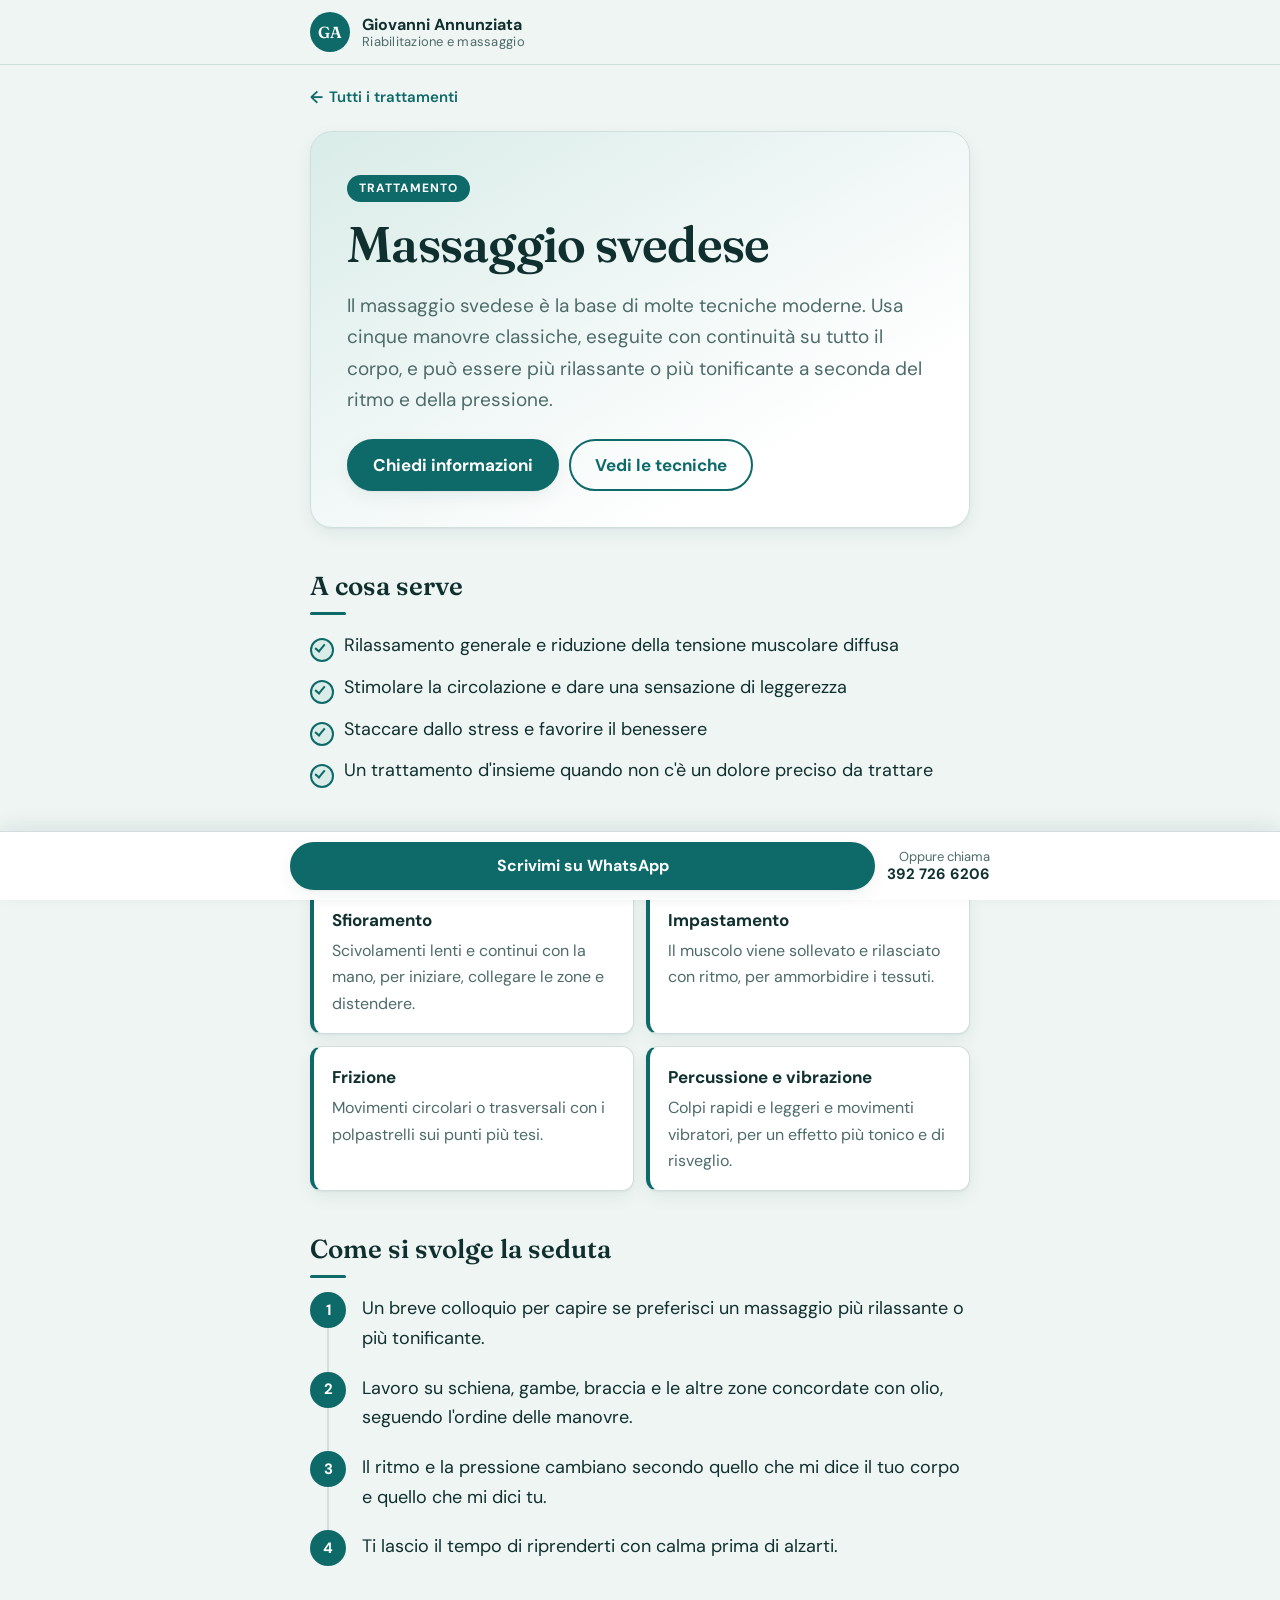
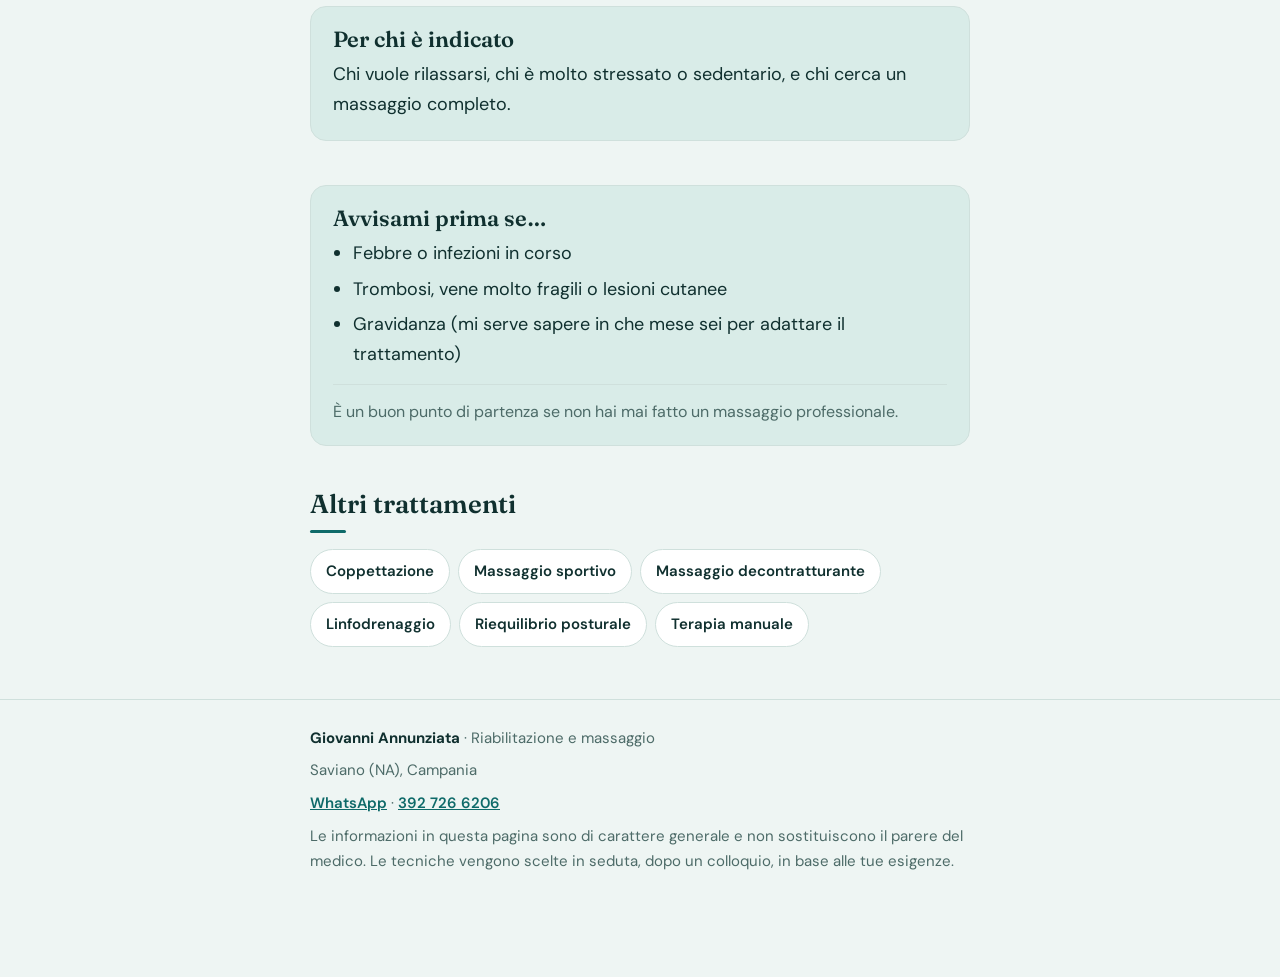
<file: massaggio-svedese.html>
<!DOCTYPE html>
<html lang="it">
<head>
<meta charset="utf-8">
<meta name="viewport" content="width=device-width, initial-scale=1, viewport-fit=cover">
<title>Massaggio svedese · Giovanni Annunziata</title>
<meta name="description" content="Il massaggio classico, per rilassare e riattivare tutto il corpo.">
<meta name="theme-color" content="#0e6a69">
<meta property="og:type" content="website">
<meta property="og:locale" content="it_IT">
<meta property="og:title" content="Massaggio svedese · Giovanni Annunziata">
<meta property="og:description" content="Il massaggio classico, per rilassare e riattivare tutto il corpo.">
<link rel="icon" href="data:image/svg+xml,%3Csvg xmlns='http://www.w3.org/2000/svg' viewBox='0 0 64 64'%3E%3Crect width='64' height='64' rx='32' fill='%230e6a69'/%3E%3Ctext x='32' y='42' font-family='Georgia,serif' font-size='28' font-weight='600' text-anchor='middle' fill='white'%3EGA%3C/text%3E%3C/svg%3E">
<link rel="preconnect" href="https://fonts.googleapis.com"><link rel="preconnect" href="https://fonts.gstatic.com" crossorigin><link href="https://fonts.googleapis.com/css2?family=DM+Sans:wght@400;600;700&amp;family=Fraunces:opsz,wght@9..144,500;9..144,600&amp;display=swap" rel="stylesheet">
<link rel="stylesheet" href="style.css">
</head>
<body>
<header class="top"><div class="wrap">
  <a class="brand" href="index.html" aria-label="Torna all'elenco dei trattamenti">
    <span class="mark" aria-hidden="true">GA</span>
    <span class="brand-text"><span class="brand-name">Giovanni Annunziata</span><span class="brand-sub">Riabilitazione e massaggio</span></span>
  </a>
</div></header>
<main class="wrap">
<a class="back" href="index.html">Tutti i trattamenti</a>
<div class="hero">
  <p class="eyebrow">Trattamento</p>
  <h1>Massaggio svedese</h1>
  <p class="lead">Il massaggio svedese è la base di molte tecniche moderne. Usa cinque manovre classiche, eseguite con continuità su tutto il corpo, e può essere più rilassante o più tonificante a seconda del ritmo e della pressione.</p>
  <div class="cta">
    <a class="btn" href="https://wa.me/393927266206?text=Buongiorno%2C%20vorrei%20informazioni%20sul%20trattamento%3A%20Massaggio%20svedese.">Chiedi informazioni</a>
    <a class="btn ghost" href="#tecniche">Vedi le tecniche</a>
  </div>
</div>
<section><h2>A cosa serve</h2><ul class="ticks"><li>Rilassamento generale e riduzione della tensione muscolare diffusa</li><li>Stimolare la circolazione e dare una sensazione di leggerezza</li><li>Staccare dallo stress e favorire il benessere</li><li>Un trattamento d&#x27;insieme quando non c&#x27;è un dolore preciso da trattare</li></ul></section>
<section id="tecniche"><h2>Le tecniche</h2><div class="cards"><div class="card"><h3>Sfioramento</h3><p>Scivolamenti lenti e continui con la mano, per iniziare, collegare le zone e distendere.</p></div><div class="card"><h3>Impastamento</h3><p>Il muscolo viene sollevato e rilasciato con ritmo, per ammorbidire i tessuti.</p></div><div class="card"><h3>Frizione</h3><p>Movimenti circolari o trasversali con i polpastrelli sui punti più tesi.</p></div><div class="card"><h3>Percussione e vibrazione</h3><p>Colpi rapidi e leggeri e movimenti vibratori, per un effetto più tonico e di risveglio.</p></div></div></section>
<section><h2>Come si svolge la seduta</h2><ol class="steps"><li>Un breve colloquio per capire se preferisci un massaggio più rilassante o più tonificante.</li><li>Lavoro su schiena, gambe, braccia e le altre zone concordate con olio, seguendo l&#x27;ordine delle manovre.</li><li>Il ritmo e la pressione cambiano secondo quello che mi dice il tuo corpo e quello che mi dici tu.</li><li>Ti lascio il tempo di riprenderti con calma prima di alzarti.</li></ol></section>
<section><div class="panel"><h2>Per chi è indicato</h2><p>Chi vuole rilassarsi, chi è molto stressato o sedentario, e chi cerca un massaggio completo.</p></div></section>
<section><div class="panel"><h2>Avvisami prima se…</h2><ul><li>Febbre o infezioni in corso</li><li>Trombosi, vene molto fragili o lesioni cutanee</li><li>Gravidanza (mi serve sapere in che mese sei per adattare il trattamento)</li></ul><p class="note">È un buon punto di partenza se non hai mai fatto un massaggio professionale.</p></div></section>
<section><h2>Altri trattamenti</h2><nav class="chips" aria-label="Altri trattamenti"><a href="coppettazione.html">Coppettazione</a><a href="massaggio-sportivo.html">Massaggio sportivo</a><a href="massaggio-decontratturante.html">Massaggio decontratturante</a><a href="linfodrenaggio.html">Linfodrenaggio</a><a href="riequilibrio-posturale.html">Riequilibrio posturale</a><a href="terapia-manuale.html">Terapia manuale</a></nav></section>
</main>
<footer><div class="wrap">
  <p><strong>Giovanni Annunziata</strong> · Riabilitazione e massaggio</p>
  <p>Saviano (NA), Campania</p>
  <p class="foot-contact"><a href="https://wa.me/393927266206?text=Buongiorno%2C%20vorrei%20informazioni.">WhatsApp</a> · <a href="tel:+393927266206">392 726 6206</a></p>
  <p>Le informazioni in questa pagina sono di carattere generale e non sostituiscono il parere del medico. Le tecniche vengono scelte in seduta, dopo un colloquio, in base alle tue esigenze.</p>
</div></footer>
<div class="dock"><div class="inner">
  <a class="btn" href="https://wa.me/393927266206?text=Buongiorno%2C%20vorrei%20informazioni%20sul%20trattamento%3A%20Massaggio%20svedese.">Scrivimi su WhatsApp</a>
  <a class="tel" href="tel:+393927266206">Oppure chiama<b>392 726 6206</b></a>
</div></div>
</body>
</html>
</file>
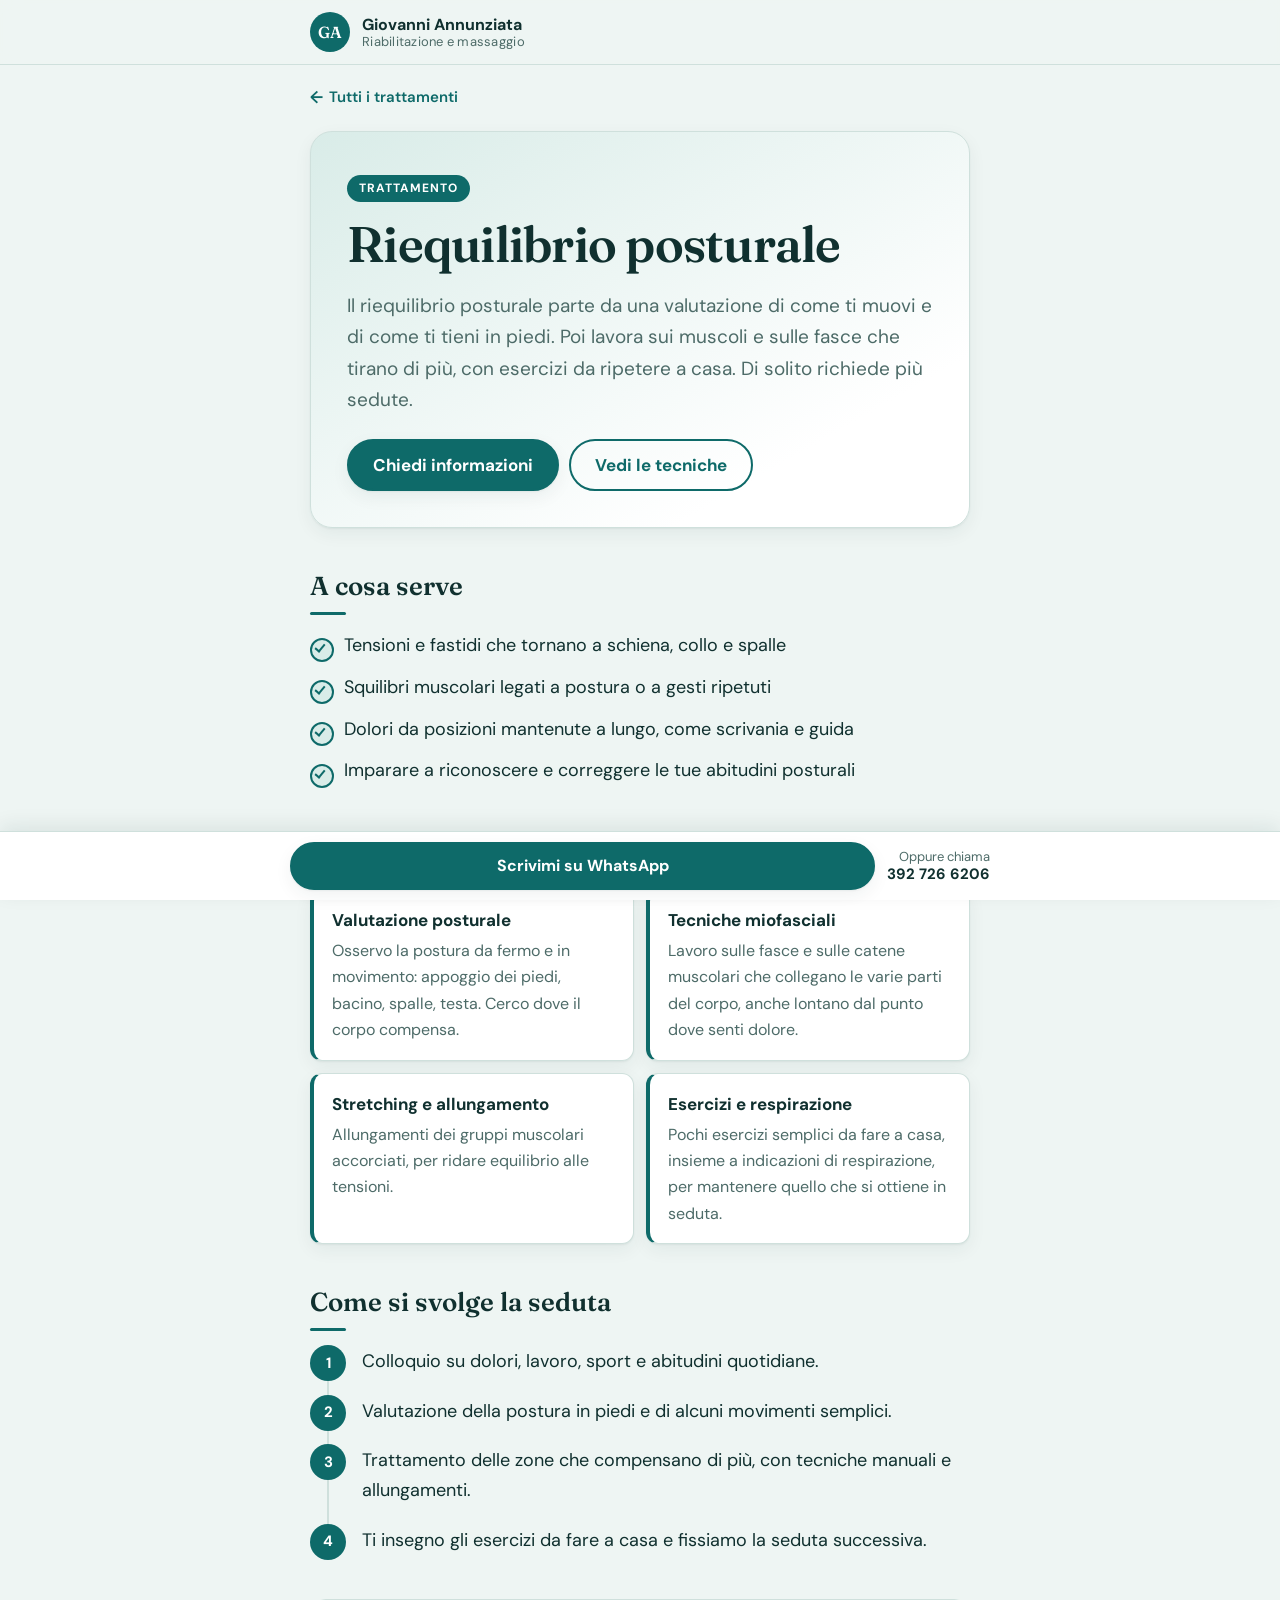
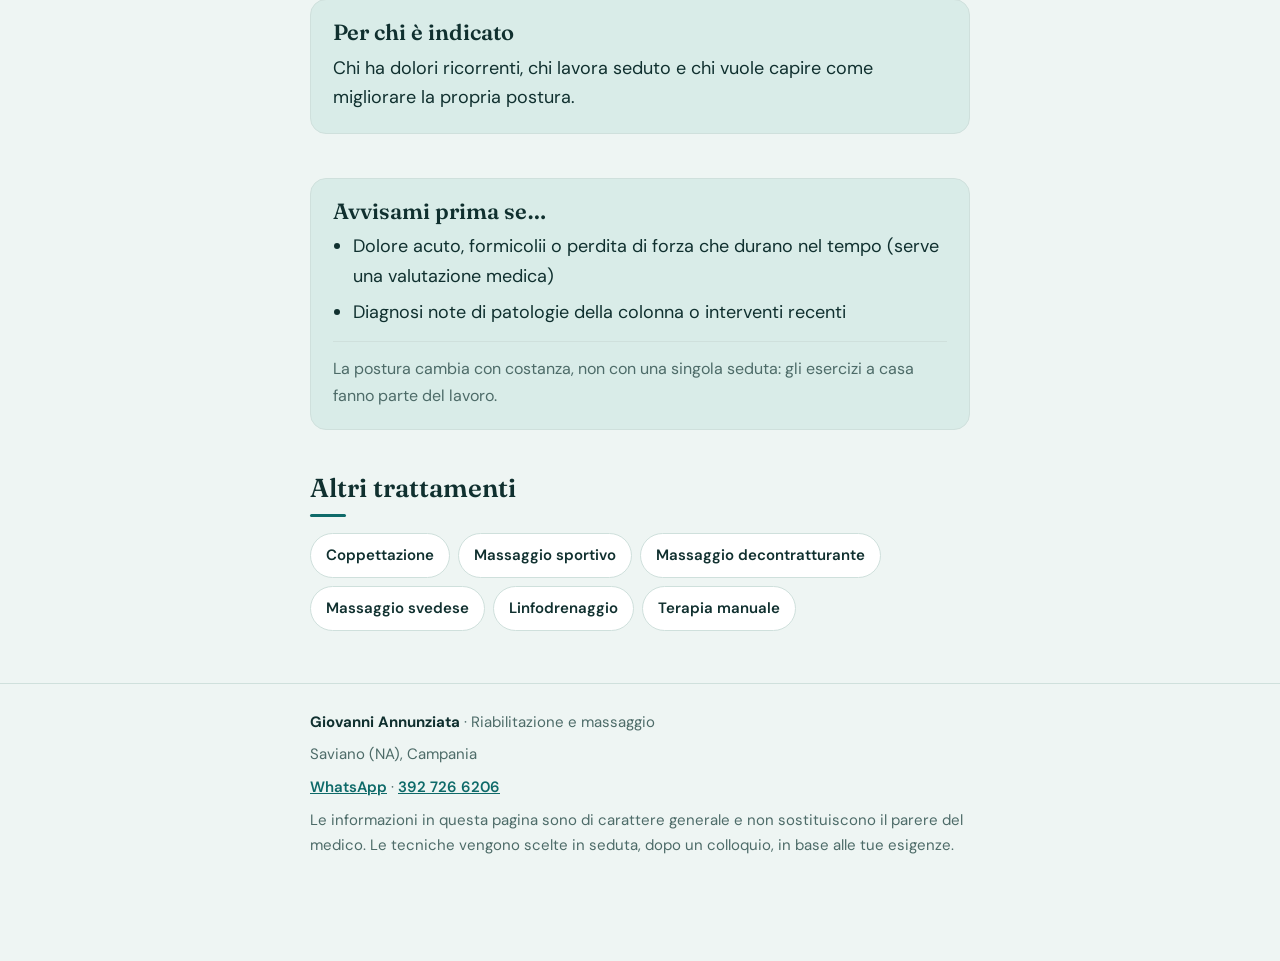
<file: riequilibrio-posturale.html>
<!DOCTYPE html>
<html lang="it">
<head>
<meta charset="utf-8">
<meta name="viewport" content="width=device-width, initial-scale=1, viewport-fit=cover">
<title>Riequilibrio posturale · Giovanni Annunziata</title>
<meta name="description" content="Un percorso per capire come stai in piedi e alleggerire le tensioni.">
<meta name="theme-color" content="#0e6a69">
<meta property="og:type" content="website">
<meta property="og:locale" content="it_IT">
<meta property="og:title" content="Riequilibrio posturale · Giovanni Annunziata">
<meta property="og:description" content="Un percorso per capire come stai in piedi e alleggerire le tensioni.">
<link rel="icon" href="data:image/svg+xml,%3Csvg xmlns='http://www.w3.org/2000/svg' viewBox='0 0 64 64'%3E%3Crect width='64' height='64' rx='32' fill='%230e6a69'/%3E%3Ctext x='32' y='42' font-family='Georgia,serif' font-size='28' font-weight='600' text-anchor='middle' fill='white'%3EGA%3C/text%3E%3C/svg%3E">
<link rel="preconnect" href="https://fonts.googleapis.com"><link rel="preconnect" href="https://fonts.gstatic.com" crossorigin><link href="https://fonts.googleapis.com/css2?family=DM+Sans:wght@400;600;700&amp;family=Fraunces:opsz,wght@9..144,500;9..144,600&amp;display=swap" rel="stylesheet">
<link rel="stylesheet" href="style.css">
</head>
<body>
<header class="top"><div class="wrap">
  <a class="brand" href="index.html" aria-label="Torna all'elenco dei trattamenti">
    <span class="mark" aria-hidden="true">GA</span>
    <span class="brand-text"><span class="brand-name">Giovanni Annunziata</span><span class="brand-sub">Riabilitazione e massaggio</span></span>
  </a>
</div></header>
<main class="wrap">
<a class="back" href="index.html">Tutti i trattamenti</a>
<div class="hero">
  <p class="eyebrow">Trattamento</p>
  <h1>Riequilibrio posturale</h1>
  <p class="lead">Il riequilibrio posturale parte da una valutazione di come ti muovi e di come ti tieni in piedi. Poi lavora sui muscoli e sulle fasce che tirano di più, con esercizi da ripetere a casa. Di solito richiede più sedute.</p>
  <div class="cta">
    <a class="btn" href="https://wa.me/393927266206?text=Buongiorno%2C%20vorrei%20informazioni%20sul%20trattamento%3A%20Riequilibrio%20posturale.">Chiedi informazioni</a>
    <a class="btn ghost" href="#tecniche">Vedi le tecniche</a>
  </div>
</div>
<section><h2>A cosa serve</h2><ul class="ticks"><li>Tensioni e fastidi che tornano a schiena, collo e spalle</li><li>Squilibri muscolari legati a postura o a gesti ripetuti</li><li>Dolori da posizioni mantenute a lungo, come scrivania e guida</li><li>Imparare a riconoscere e correggere le tue abitudini posturali</li></ul></section>
<section id="tecniche"><h2>Le tecniche</h2><div class="cards"><div class="card"><h3>Valutazione posturale</h3><p>Osservo la postura da fermo e in movimento: appoggio dei piedi, bacino, spalle, testa. Cerco dove il corpo compensa.</p></div><div class="card"><h3>Tecniche miofasciali</h3><p>Lavoro sulle fasce e sulle catene muscolari che collegano le varie parti del corpo, anche lontano dal punto dove senti dolore.</p></div><div class="card"><h3>Stretching e allungamento</h3><p>Allungamenti dei gruppi muscolari accorciati, per ridare equilibrio alle tensioni.</p></div><div class="card"><h3>Esercizi e respirazione</h3><p>Pochi esercizi semplici da fare a casa, insieme a indicazioni di respirazione, per mantenere quello che si ottiene in seduta.</p></div></div></section>
<section><h2>Come si svolge la seduta</h2><ol class="steps"><li>Colloquio su dolori, lavoro, sport e abitudini quotidiane.</li><li>Valutazione della postura in piedi e di alcuni movimenti semplici.</li><li>Trattamento delle zone che compensano di più, con tecniche manuali e allungamenti.</li><li>Ti insegno gli esercizi da fare a casa e fissiamo la seduta successiva.</li></ol></section>
<section><div class="panel"><h2>Per chi è indicato</h2><p>Chi ha dolori ricorrenti, chi lavora seduto e chi vuole capire come migliorare la propria postura.</p></div></section>
<section><div class="panel"><h2>Avvisami prima se…</h2><ul><li>Dolore acuto, formicolii o perdita di forza che durano nel tempo (serve una valutazione medica)</li><li>Diagnosi note di patologie della colonna o interventi recenti</li></ul><p class="note">La postura cambia con costanza, non con una singola seduta: gli esercizi a casa fanno parte del lavoro.</p></div></section>
<section><h2>Altri trattamenti</h2><nav class="chips" aria-label="Altri trattamenti"><a href="coppettazione.html">Coppettazione</a><a href="massaggio-sportivo.html">Massaggio sportivo</a><a href="massaggio-decontratturante.html">Massaggio decontratturante</a><a href="massaggio-svedese.html">Massaggio svedese</a><a href="linfodrenaggio.html">Linfodrenaggio</a><a href="terapia-manuale.html">Terapia manuale</a></nav></section>
</main>
<footer><div class="wrap">
  <p><strong>Giovanni Annunziata</strong> · Riabilitazione e massaggio</p>
  <p>Saviano (NA), Campania</p>
  <p class="foot-contact"><a href="https://wa.me/393927266206?text=Buongiorno%2C%20vorrei%20informazioni.">WhatsApp</a> · <a href="tel:+393927266206">392 726 6206</a></p>
  <p>Le informazioni in questa pagina sono di carattere generale e non sostituiscono il parere del medico. Le tecniche vengono scelte in seduta, dopo un colloquio, in base alle tue esigenze.</p>
</div></footer>
<div class="dock"><div class="inner">
  <a class="btn" href="https://wa.me/393927266206?text=Buongiorno%2C%20vorrei%20informazioni%20sul%20trattamento%3A%20Riequilibrio%20posturale.">Scrivimi su WhatsApp</a>
  <a class="tel" href="tel:+393927266206">Oppure chiama<b>392 726 6206</b></a>
</div></div>
</body>
</html>
</file>
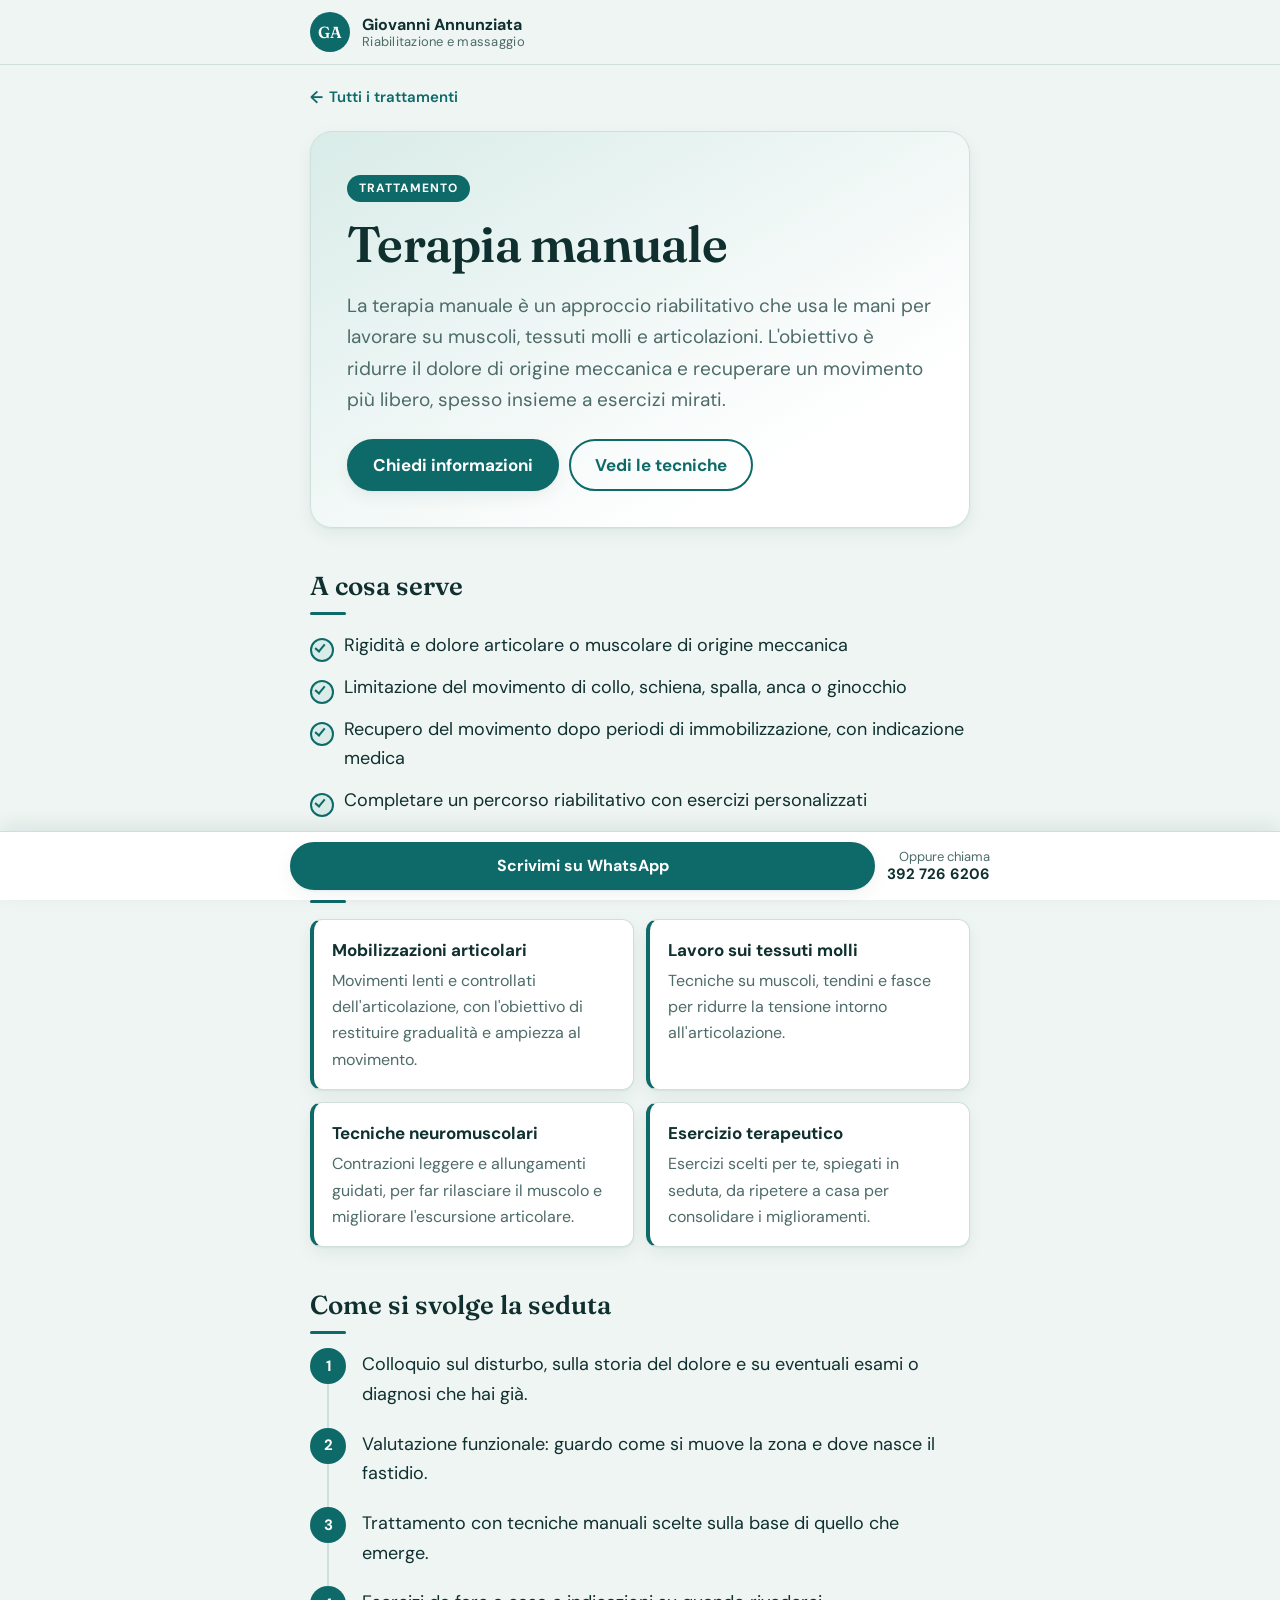
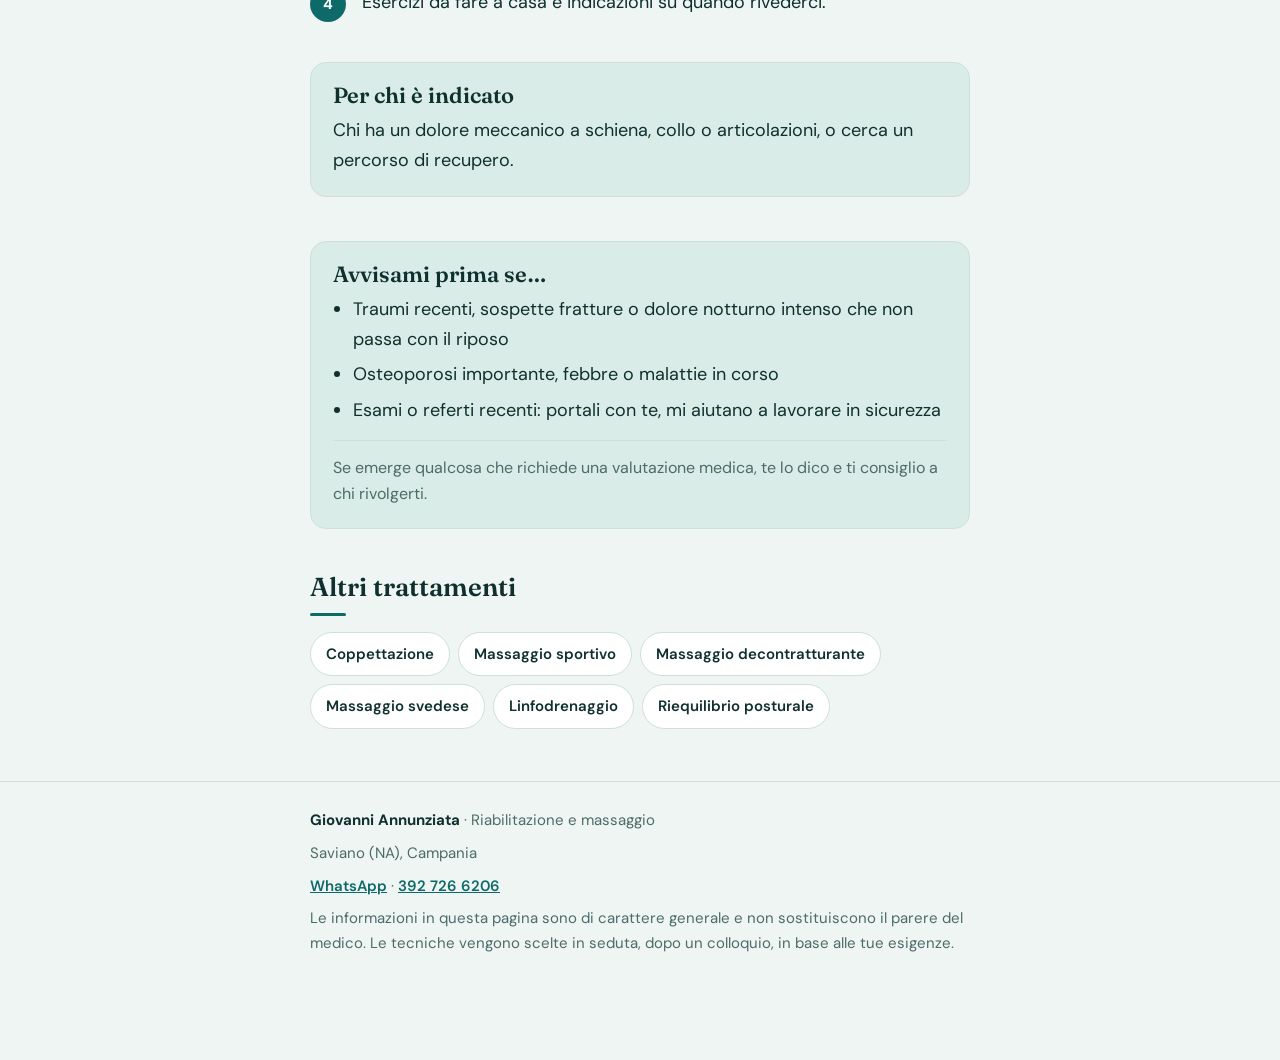
<file: terapia-manuale.html>
<!DOCTYPE html>
<html lang="it">
<head>
<meta charset="utf-8">
<meta name="viewport" content="width=device-width, initial-scale=1, viewport-fit=cover">
<title>Terapia manuale · Giovanni Annunziata</title>
<meta name="description" content="Tecniche manuali su muscoli e articolazioni per recuperare movimento.">
<meta name="theme-color" content="#0e6a69">
<meta property="og:type" content="website">
<meta property="og:locale" content="it_IT">
<meta property="og:title" content="Terapia manuale · Giovanni Annunziata">
<meta property="og:description" content="Tecniche manuali su muscoli e articolazioni per recuperare movimento.">
<link rel="icon" href="data:image/svg+xml,%3Csvg xmlns='http://www.w3.org/2000/svg' viewBox='0 0 64 64'%3E%3Crect width='64' height='64' rx='32' fill='%230e6a69'/%3E%3Ctext x='32' y='42' font-family='Georgia,serif' font-size='28' font-weight='600' text-anchor='middle' fill='white'%3EGA%3C/text%3E%3C/svg%3E">
<link rel="preconnect" href="https://fonts.googleapis.com"><link rel="preconnect" href="https://fonts.gstatic.com" crossorigin><link href="https://fonts.googleapis.com/css2?family=DM+Sans:wght@400;600;700&amp;family=Fraunces:opsz,wght@9..144,500;9..144,600&amp;display=swap" rel="stylesheet">
<link rel="stylesheet" href="style.css">
</head>
<body>
<header class="top"><div class="wrap">
  <a class="brand" href="index.html" aria-label="Torna all'elenco dei trattamenti">
    <span class="mark" aria-hidden="true">GA</span>
    <span class="brand-text"><span class="brand-name">Giovanni Annunziata</span><span class="brand-sub">Riabilitazione e massaggio</span></span>
  </a>
</div></header>
<main class="wrap">
<a class="back" href="index.html">Tutti i trattamenti</a>
<div class="hero">
  <p class="eyebrow">Trattamento</p>
  <h1>Terapia manuale</h1>
  <p class="lead">La terapia manuale è un approccio riabilitativo che usa le mani per lavorare su muscoli, tessuti molli e articolazioni. L&#x27;obiettivo è ridurre il dolore di origine meccanica e recuperare un movimento più libero, spesso insieme a esercizi mirati.</p>
  <div class="cta">
    <a class="btn" href="https://wa.me/393927266206?text=Buongiorno%2C%20vorrei%20informazioni%20sul%20trattamento%3A%20Terapia%20manuale.">Chiedi informazioni</a>
    <a class="btn ghost" href="#tecniche">Vedi le tecniche</a>
  </div>
</div>
<section><h2>A cosa serve</h2><ul class="ticks"><li>Rigidità e dolore articolare o muscolare di origine meccanica</li><li>Limitazione del movimento di collo, schiena, spalla, anca o ginocchio</li><li>Recupero del movimento dopo periodi di immobilizzazione, con indicazione medica</li><li>Completare un percorso riabilitativo con esercizi personalizzati</li></ul></section>
<section id="tecniche"><h2>Le tecniche</h2><div class="cards"><div class="card"><h3>Mobilizzazioni articolari</h3><p>Movimenti lenti e controllati dell&#x27;articolazione, con l&#x27;obiettivo di restituire gradualità e ampiezza al movimento.</p></div><div class="card"><h3>Lavoro sui tessuti molli</h3><p>Tecniche su muscoli, tendini e fasce per ridurre la tensione intorno all&#x27;articolazione.</p></div><div class="card"><h3>Tecniche neuromuscolari</h3><p>Contrazioni leggere e allungamenti guidati, per far rilasciare il muscolo e migliorare l&#x27;escursione articolare.</p></div><div class="card"><h3>Esercizio terapeutico</h3><p>Esercizi scelti per te, spiegati in seduta, da ripetere a casa per consolidare i miglioramenti.</p></div></div></section>
<section><h2>Come si svolge la seduta</h2><ol class="steps"><li>Colloquio sul disturbo, sulla storia del dolore e su eventuali esami o diagnosi che hai già.</li><li>Valutazione funzionale: guardo come si muove la zona e dove nasce il fastidio.</li><li>Trattamento con tecniche manuali scelte sulla base di quello che emerge.</li><li>Esercizi da fare a casa e indicazioni su quando rivederci.</li></ol></section>
<section><div class="panel"><h2>Per chi è indicato</h2><p>Chi ha un dolore meccanico a schiena, collo o articolazioni, o cerca un percorso di recupero.</p></div></section>
<section><div class="panel"><h2>Avvisami prima se…</h2><ul><li>Traumi recenti, sospette fratture o dolore notturno intenso che non passa con il riposo</li><li>Osteoporosi importante, febbre o malattie in corso</li><li>Esami o referti recenti: portali con te, mi aiutano a lavorare in sicurezza</li></ul><p class="note">Se emerge qualcosa che richiede una valutazione medica, te lo dico e ti consiglio a chi rivolgerti.</p></div></section>
<section><h2>Altri trattamenti</h2><nav class="chips" aria-label="Altri trattamenti"><a href="coppettazione.html">Coppettazione</a><a href="massaggio-sportivo.html">Massaggio sportivo</a><a href="massaggio-decontratturante.html">Massaggio decontratturante</a><a href="massaggio-svedese.html">Massaggio svedese</a><a href="linfodrenaggio.html">Linfodrenaggio</a><a href="riequilibrio-posturale.html">Riequilibrio posturale</a></nav></section>
</main>
<footer><div class="wrap">
  <p><strong>Giovanni Annunziata</strong> · Riabilitazione e massaggio</p>
  <p>Saviano (NA), Campania</p>
  <p class="foot-contact"><a href="https://wa.me/393927266206?text=Buongiorno%2C%20vorrei%20informazioni.">WhatsApp</a> · <a href="tel:+393927266206">392 726 6206</a></p>
  <p>Le informazioni in questa pagina sono di carattere generale e non sostituiscono il parere del medico. Le tecniche vengono scelte in seduta, dopo un colloquio, in base alle tue esigenze.</p>
</div></footer>
<div class="dock"><div class="inner">
  <a class="btn" href="https://wa.me/393927266206?text=Buongiorno%2C%20vorrei%20informazioni%20sul%20trattamento%3A%20Terapia%20manuale.">Scrivimi su WhatsApp</a>
  <a class="tel" href="tel:+393927266206">Oppure chiama<b>392 726 6206</b></a>
</div></div>
</body>
</html>
</file>
<file: style.css>
:root {
  --bg: #eef5f3;
  --surface: #ffffff;
  --ink: #10302f;
  --muted: #4d6b68;
  --accent: #0e6a69;
  --accent-soft: #d9ece8;
  --on-accent: #ffffff;
  --line: #cfe0dc;
  --shadow: 0 1px 2px rgba(16, 48, 47, .06), 0 6px 18px rgba(16, 48, 47, .06);
  --font-display: "Fraunces", Georgia, "Times New Roman", serif;
  --font-body: "DM Sans", system-ui, -apple-system, "Segoe UI", Roboto, sans-serif;
  color-scheme: light;
}
@media (prefers-color-scheme: dark) {
  :root:not([data-theme="light"]) {
    --bg: #0c1a1a;
    --surface: #132524;
    --ink: #e5f1ee;
    --muted: #9ab6b1;
    --accent: #5cc4b4;
    --accent-soft: #1a3835;
    --on-accent: #08201e;
    --line: #234240;
    --shadow: 0 1px 2px rgba(0, 0, 0, .3), 0 6px 18px rgba(0, 0, 0, .25);
    color-scheme: dark;
  }
}
:root[data-theme="dark"] {
  --bg: #0c1a1a;
  --surface: #132524;
  --ink: #e5f1ee;
  --muted: #9ab6b1;
  --accent: #5cc4b4;
  --accent-soft: #1a3835;
  --on-accent: #08201e;
  --line: #234240;
  --shadow: 0 1px 2px rgba(0, 0, 0, .3), 0 6px 18px rgba(0, 0, 0, .25);
  color-scheme: dark;
}
* { box-sizing: border-box; }
html { -webkit-text-size-adjust: 100%; scroll-behavior: smooth; }
body { margin: 0; background: var(--bg); color: var(--ink); font-family: var(--font-body); font-size: 17px; line-height: 1.65; padding-bottom: calc(88px + env(safe-area-inset-bottom)); }
a { color: inherit; }
:focus-visible { outline: 3px solid var(--accent); outline-offset: 3px; border-radius: 6px; }
.wrap { width: 100%; max-width: 700px; margin: 0 auto; padding: 0 20px; }
.top { position: sticky; top: 0; z-index: 20; padding: 12px 0; background: var(--bg); border-bottom: 1px solid var(--line); }
@supports (backdrop-filter: blur(8px)) { .top { background: color-mix(in srgb, var(--bg) 85%, transparent); backdrop-filter: blur(10px); } }
.brand { display: flex; align-items: center; gap: 12px; text-decoration: none; }
.mark { width: 40px; height: 40px; border-radius: 50%; background: var(--accent); color: var(--on-accent); display: grid; place-items: center; font-family: var(--font-display); font-weight: 600; font-size: 16px; letter-spacing: .02em; }
.brand-text { display: flex; flex-direction: column; line-height: 1.2; }
.brand-name { font-weight: 700; font-size: 16px; }
.brand-sub { font-size: 13px; color: var(--muted); letter-spacing: .02em; }
.back { display: inline-flex; align-items: center; gap: 6px; margin-top: 18px; font-size: 15px; font-weight: 600; color: var(--accent); text-decoration: none; }
.back::before { content: "\2190"; font-size: 17px; }
.back:hover { text-decoration: underline; }
.hero { margin-top: 18px; padding: 30px 22px 28px; border: 1px solid var(--line); border-radius: 22px; background: linear-gradient(150deg, var(--accent-soft) 0%, var(--surface) 78%); box-shadow: var(--shadow); }
.eyebrow { display: inline-block; margin: 0 0 14px; padding: 4px 12px; border-radius: 999px; background: var(--accent); color: var(--on-accent); font-size: 12px; font-weight: 700; letter-spacing: .08em; text-transform: uppercase; }
h1, h2 { font-family: var(--font-display); font-weight: 600; line-height: 1.15; text-wrap: balance; margin: 0; }
h1 { font-size: clamp(34px, 9vw, 50px); letter-spacing: -.015em; }
h2 { font-size: 26px; margin-bottom: 16px; }
h2::after { content: ""; display: block; width: 36px; height: 3px; margin-top: 10px; border-radius: 2px; background: var(--accent); }
.panel h2::after { display: none; }
h3 { font-size: 17px; margin: 0 0 4px; }
.lead { font-size: 19px; color: var(--muted); margin: 16px 0 0; max-width: 60ch; }
section { margin-top: 44px; }
.ticks { list-style: none; margin: 0; padding: 0; display: grid; gap: 12px; }
.ticks li { position: relative; padding-left: 34px; }
.ticks li::before { content: ""; position: absolute; left: 0; top: .4em; width: 20px; height: 20px; border-radius: 50%; background: var(--accent-soft); border: 2px solid var(--accent); }
.ticks li::after { content: ""; position: absolute; left: 7px; top: calc(.4em + 4px); width: 4px; height: 8px; border: solid var(--accent); border-width: 0 2px 2px 0; transform: rotate(40deg); }
.cards { display: grid; gap: 12px; }
.card { background: var(--surface); border: 1px solid var(--line); border-left: 4px solid var(--accent); border-radius: 12px; padding: 16px 18px; box-shadow: var(--shadow); }
.card p { margin: 0; color: var(--muted); font-size: 16px; }
.steps { list-style: none; margin: 0; padding: 0; display: grid; gap: 20px; counter-reset: s; }
.steps li { position: relative; padding-left: 52px; counter-increment: s; }
.steps li::before { content: counter(s); position: absolute; left: 0; top: -2px; z-index: 1; width: 36px; height: 36px; border-radius: 50%; background: var(--accent); color: var(--on-accent); display: grid; place-items: center; font-weight: 700; font-size: 15px; }
.steps li:not(:last-child)::after { content: ""; position: absolute; left: 17px; top: 34px; bottom: -20px; width: 2px; background: var(--line); }
.panel { background: var(--accent-soft); border: 1px solid var(--line); border-radius: 16px; padding: 20px 22px; }
.panel h2 { font-size: 22px; margin-bottom: 8px; }
.panel p, .panel ul { margin: 0; }
.panel ul { padding-left: 20px; display: grid; gap: 6px; }
.panel .note { margin-top: 14px; padding-top: 14px; border-top: 1px solid var(--line); font-size: 16px; color: var(--muted); }
.btn { display: inline-flex; align-items: center; justify-content: center; gap: 8px; min-height: 52px; padding: 0 24px; border-radius: 999px; background: var(--accent); color: var(--on-accent); font-weight: 700; font-size: 17px; text-decoration: none; border: 2px solid var(--accent); box-shadow: var(--shadow); transition: filter .15s ease, transform .15s ease; }
.btn:hover { filter: brightness(1.08); }
.btn.ghost { background: transparent; color: var(--accent); box-shadow: none; }
.btn:active { transform: translateY(1px); }
.cta { display: flex; flex-wrap: wrap; gap: 10px; margin-top: 24px; }
.menu { display: grid; gap: 12px; margin-top: 4px; }
.menu a { display: block; text-decoration: none; background: var(--surface); border: 1px solid var(--line); border-left: 4px solid var(--accent); border-radius: 12px; padding: 16px 52px 16px 18px; position: relative; box-shadow: var(--shadow); transition: transform .15s ease, border-color .15s ease; }
.menu a::after { content: ""; position: absolute; right: 20px; top: 50%; width: 10px; height: 10px; border: solid var(--accent); border-width: 2px 2px 0 0; transform: translateY(-50%) rotate(45deg); }
.menu a:hover { transform: translateY(-2px); border-color: var(--accent); }
.menu strong { display: block; font-family: var(--font-display); font-size: 20px; font-weight: 600; }
.menu span { color: var(--muted); font-size: 15px; }
.chips { display: flex; flex-wrap: wrap; gap: 8px; }
.chips a { text-decoration: none; font-size: 15px; font-weight: 600; padding: 9px 15px; border-radius: 999px; background: var(--surface); border: 1px solid var(--line); transition: border-color .15s ease, color .15s ease; }
.chips a:hover { border-color: var(--accent); color: var(--accent); }
footer { margin-top: 52px; padding: 26px 0 8px; border-top: 1px solid var(--line); color: var(--muted); font-size: 15px; }
footer p { margin: 0 0 8px; }
footer strong { color: var(--ink); }
.foot-contact a { font-weight: 600; color: var(--accent); }
.dock { position: fixed; left: 0; right: 0; bottom: 0; z-index: 30; background: var(--surface); border-top: 1px solid var(--line); box-shadow: 0 -6px 18px rgba(16, 48, 47, .08); padding: 10px 16px calc(10px + env(safe-area-inset-bottom)); }
.dock .inner { max-width: 700px; margin: 0 auto; display: flex; gap: 12px; align-items: center; }
.dock .btn { flex: 1; min-height: 48px; font-size: 16px; padding: 0 14px; }
.dock .tel { flex: 0 0 auto; font-size: 13px; color: var(--muted); text-decoration: none; line-height: 1.25; text-align: right; }
.dock .tel b { display: block; color: var(--ink); font-size: 15px; font-variant-numeric: tabular-nums; }
@media (min-width: 640px) {
  body { font-size: 18px; }
  .cards { grid-template-columns: 1fr 1fr; }
  .hero { padding: 40px 36px 36px; }
}
@media (prefers-reduced-motion: reduce) {
  html { scroll-behavior: auto; }
  .btn, .menu a, .chips a { transition: none; }
  .btn:active, .menu a:hover { transform: none; }
}
@media print {
  .dock, .top { position: static; }
  .dock { display: none; }
}
</file>
